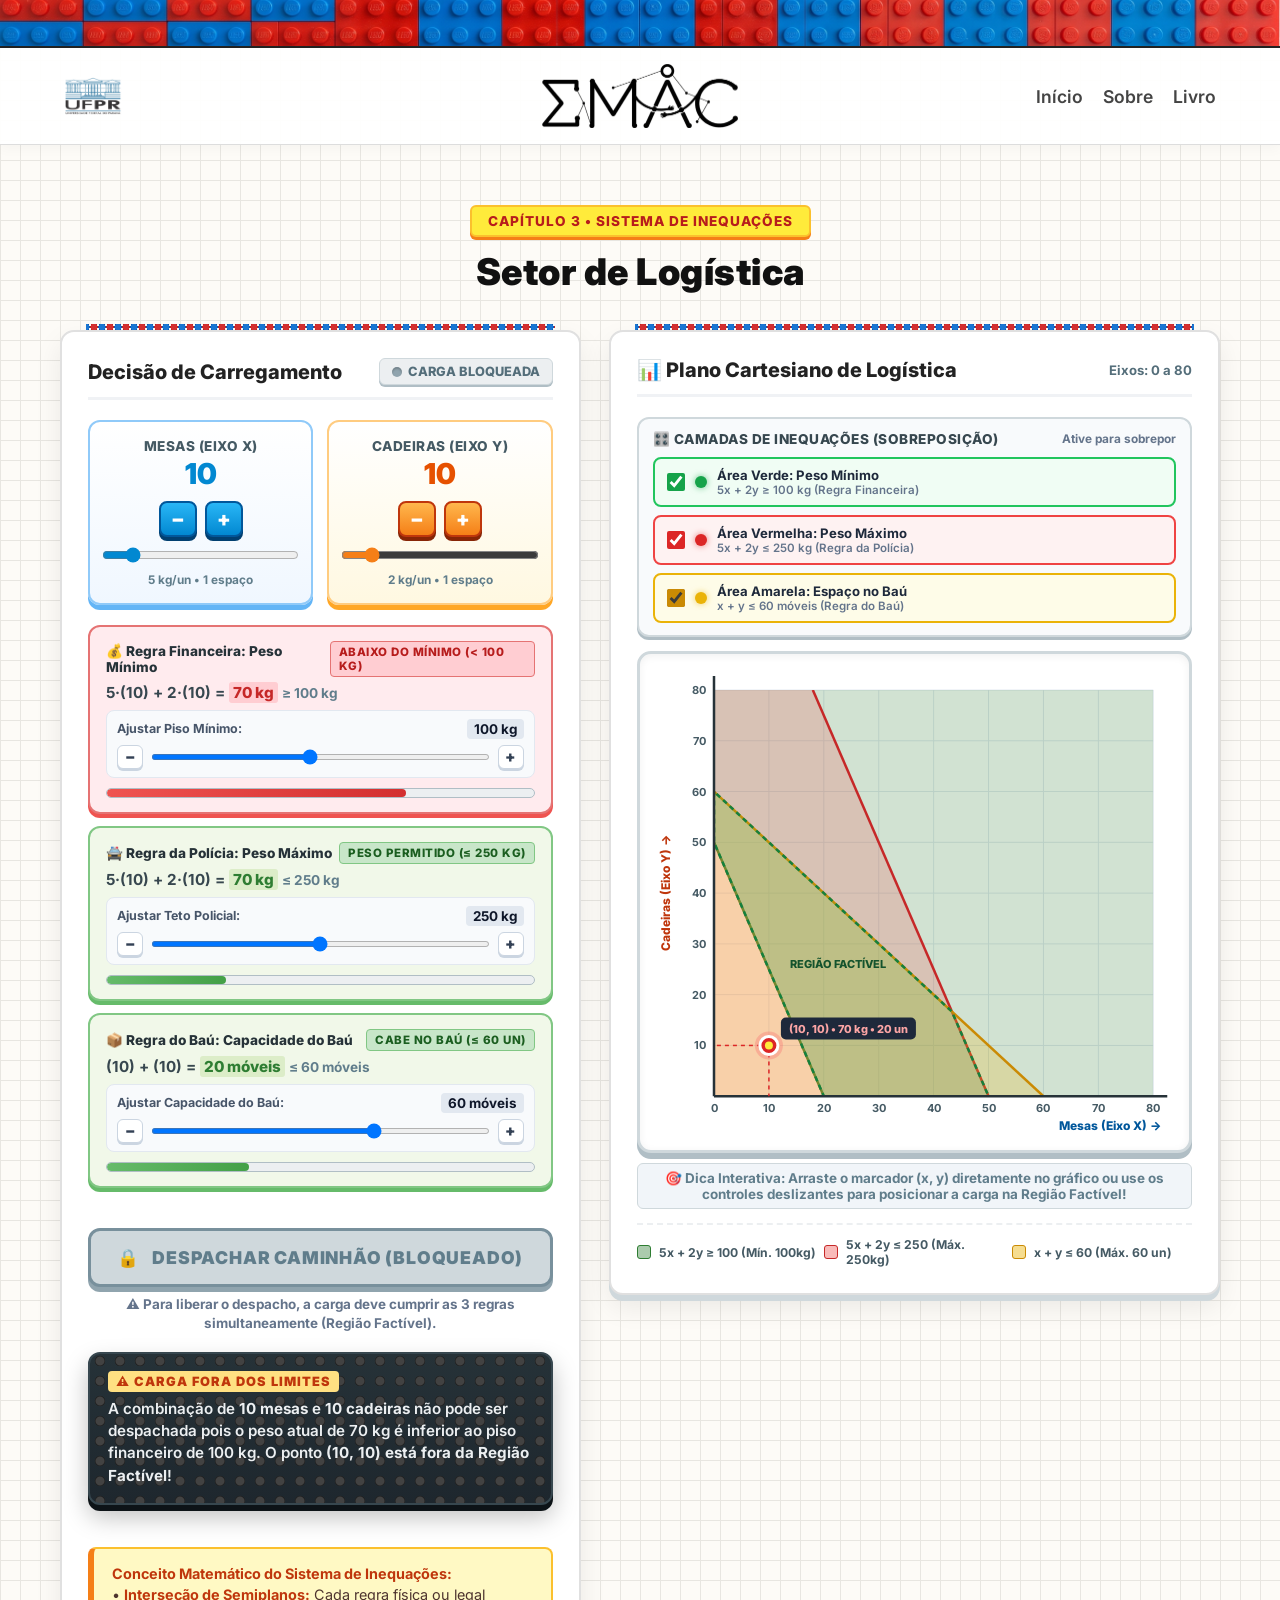
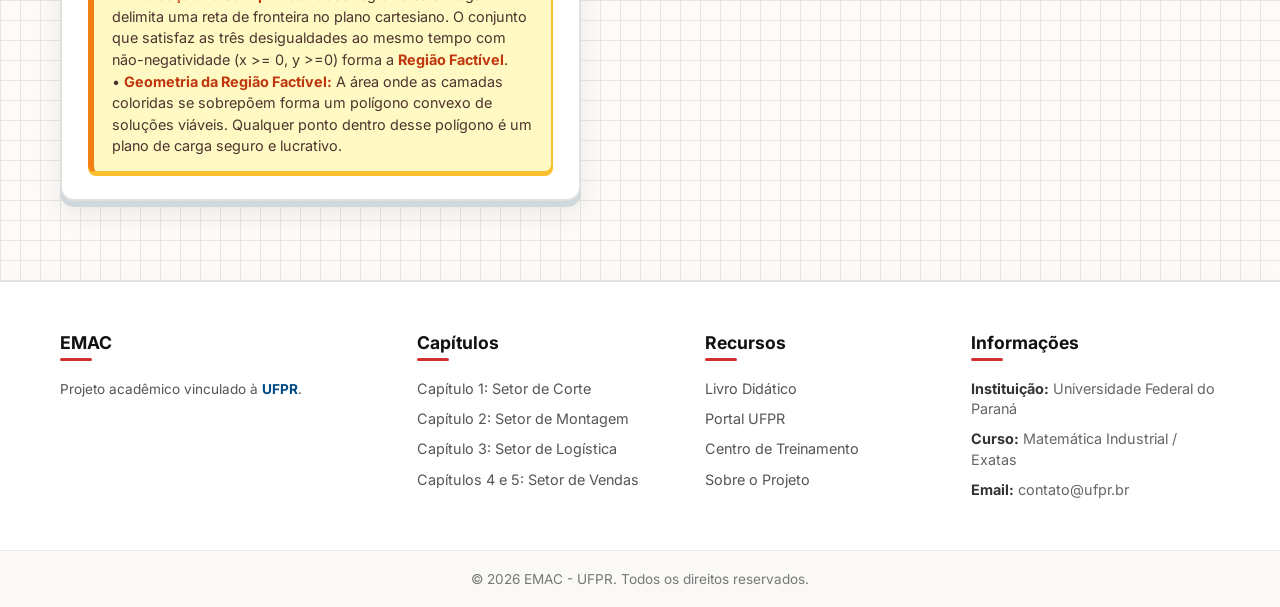
<file: setordelogistica.html>
<!DOCTYPE html>
<html lang="pt-BR">
<head>
    <meta charset="UTF-8">
    <meta name="viewport" content="width=device-width, initial-scale=1.0">
    <title>Setor de Logística - EMAC</title>
    <link rel="icon" type="image/png" href="./imgs/favicon.png">
    <link rel="shortcut icon" href="./favicon.ico">
    <!-- Importando a fonte Inter do Google Fonts -->
    <link href="https://fonts.googleapis.com/css2?family=Inter:wght@400;600;700;800&display=swap" rel="stylesheet">
    <link rel="stylesheet" href="style.css">
</head>
<body>

    <!-- Faixa superior de Lego -->
    <div class="lego-topbar"></div>
    
    <!-- Menu Navbar -->
    <header class="navbar">
        <div class="nav-left">
            <a href="https://www.ufpr.br" target="_blank" rel="noopener noreferrer" class="logo-ufpr-link" title="UFPR - Universidade Federal do Paraná">
                <img src="./imgs/logo-ufpr.jpg" alt="Logo UFPR" class="logo-ufpr" onerror="this.style.display='none'; this.nextElementSibling.style.display='inline-flex';">
                <div class="logo-ufpr-placeholder" style="display: none;">
                    <span>UFPR</span>
                </div>
            </a>
        </div>
        <div class="nav-center">
            <a href="index.html" class="logo-emac-link" title="EMAC - Início">
                <img src="./imgs/logo-emac.png" alt="EMAC - Escola de Matemática Aplicada e Computacional da UFPR" class="logo-emac">
            </a>
        </div>
        <div class="nav-right">
            <a href="index.html">Início</a>
            <a href="sobre.html">Sobre</a>
            <a href="EMAC-LIVRO.pdf" target="_blank" rel="noopener noreferrer">Livro</a>
        </div>
    </header>

    <!-- Container Principal do Setor de Logística -->
    <main class="container">
        
        <!-- Cabeçalho do Setor -->
        <header class="sector-header">
            <span class="sector-badge">Capítulo 3 • Sistema de Inequações</span>
            <h1>Setor de Logística</h1>
        </header>

        <!-- Grid Principal em 2 Colunas: Painel de Decisão + Plano Cartesiano Interativo -->
        <div class="logistica-grid">
            
            <!-- COLUNA 1: Painel de Decisão Industrial -->
            <section class="panel-card interactive-panel">
                <div class="panel-header">
                    <h2>Decisão de Carregamento</h2>
                    <div id="logisticsStatusPill" class="status-pill">
                        <span class="status-dot"></span>
                        <span id="logisticsStatusText">CARGA BLOQUEADA</span>
                    </div>
                </div>

                <!-- Controles dos Móveis (Mesas x e Cadeiras y) -->
                <div class="furniture-controls">
                    <!-- Card Mesas (x) -->
                    <div class="furniture-card mesas">
                        <div class="furniture-title">Mesas (Eixo X)</div>
                        <div id="valMesasLog" class="furniture-value-badge">10</div>
                        <div class="furniture-stepper">
                            <button type="button" class="btn-stepper mesas-btn" id="btnMesasDecLog" title="Diminuir Mesas">−</button>
                            <button type="button" class="btn-stepper mesas-btn" id="btnMesasIncLog" title="Aumentar Mesas">+</button>
                        </div>
                        <input type="range" id="sliderMesasLog" class="furniture-slider" min="0" max="80" value="10" step="1">
                        <div style="font-size: 0.74rem; color: #607d8b; font-weight: 700; margin-top: 6px;">5 kg/un • 1 espaço</div>
                    </div>

                    <!-- Card Cadeiras (y) -->
                    <div class="furniture-card cadeiras">
                        <div class="furniture-title">Cadeiras (Eixo Y)</div>
                        <div id="valCadeirasLog" class="furniture-value-badge">10</div>
                        <div class="furniture-stepper">
                            <button type="button" class="btn-stepper cadeiras-btn" id="btnCadeirasDecLog" title="Diminuir Cadeiras">−</button>
                            <button type="button" class="btn-stepper cadeiras-btn" id="btnCadeirasIncLog" title="Aumentar Cadeiras">+</button>
                        </div>
                        <input type="range" id="sliderCadeirasLog" class="furniture-slider" min="0" max="80" value="10" step="1">
                        <div style="font-size: 0.74rem; color: #607d8b; font-weight: 700; margin-top: 6px;">2 kg/un • 1 espaço</div>
                    </div>
                </div>

                <!-- Painel de Restrições Logísticas (3 Inequações Simultâneas) -->
                <div class="constraints-stack">
                    
                    <!-- 1. Regra Financeira: Peso Mínimo (5x + 2y >= Lmin) -->
                    <div id="cardMinWeight" class="constraint-card card-min-weight fail">
                        <div class="constraint-header">
                            <div class="constraint-title">
                                <span>💰 Regra Financeira: Peso Mínimo</span>
                            </div>
                            <span id="badgeMinWeight" class="constraint-status-badge fail">Abaixo do Mínimo</span>
                        </div>
                        <div class="constraint-formula">
                            <span>5·(<span id="calcMinWeightX">10</span>) + 2·(<span id="calcMinWeightY">10</span>) = </span>
                            <span id="calcMinWeightTotal" class="calc-highlight">70 kg</span>
                            <span style="color: #607d8b; font-size: 0.85rem;"> ≥ <span id="lblMinWeightTarget">100</span> kg</span>
                        </div>
                        <!-- Controlador Interativo do Limite Mínimo -->
                        <div class="constraint-limit-control">
                            <div class="limit-control-label">
                                <span>Ajustar Piso Mínimo:</span>
                                <strong id="valMinWeightLimit">100 kg</strong>
                            </div>
                            <div class="limit-slider-row">
                                <button type="button" class="btn-limit-step" id="btnMinWeightDec" title="Diminuir Piso">−</button>
                                <input type="range" id="sliderMinWeightLimit" class="limit-slider" min="30" max="180" step="5" value="100">
                                <button type="button" class="btn-limit-step" id="btnMinWeightInc" title="Aumentar Piso">+</button>
                            </div>
                        </div>
                        <div class="constraint-meter">
                            <div id="meterMinWeight" class="constraint-meter-fill" style="width: 70%;"></div>
                        </div>
                    </div>

                    <!-- 2. Regra da Polícia: Peso Máximo (5x + 2y <= Lmax) -->
                    <div id="cardMaxWeight" class="constraint-card card-max-weight pass">
                        <div class="constraint-header">
                            <div class="constraint-title">
                                <span>🚔 Regra da Polícia: Peso Máximo</span>
                            </div>
                            <span id="badgeMaxWeight" class="constraint-status-badge pass">Peso Permitido</span>
                        </div>
                        <div class="constraint-formula">
                            <span>5·(<span id="calcMaxWeightX">10</span>) + 2·(<span id="calcMaxWeightY">10</span>) = </span>
                            <span id="calcMaxWeightTotal" class="calc-highlight">70 kg</span>
                            <span style="color: #607d8b; font-size: 0.85rem;"> ≤ <span id="lblMaxWeightTarget">250</span> kg</span>
                        </div>
                        <!-- Controlador Interativo do Limite Máximo -->
                        <div class="constraint-limit-control">
                            <div class="limit-control-label">
                                <span>Ajustar Teto Policial:</span>
                                <strong id="valMaxWeightLimit">250 kg</strong>
                            </div>
                            <div class="limit-slider-row">
                                <button type="button" class="btn-limit-step" id="btnMaxWeightDec" title="Diminuir Teto">−</button>
                                <input type="range" id="sliderMaxWeightLimit" class="limit-slider" min="120" max="380" step="10" value="250">
                                <button type="button" class="btn-limit-step" id="btnMaxWeightInc" title="Aumentar Teto">+</button>
                            </div>
                        </div>
                        <div class="constraint-meter">
                            <div id="meterMaxWeight" class="constraint-meter-fill" style="width: 28%;"></div>
                        </div>
                    </div>

                    <!-- 3. Regra do Baú: Capacidade do Baú (x + y <= Cbau) -->
                    <div id="cardMaxSpace" class="constraint-card card-max-space pass">
                        <div class="constraint-header">
                            <div class="constraint-title">
                                <span>📦 Regra do Baú: Capacidade do Baú</span>
                            </div>
                            <span id="badgeMaxSpace" class="constraint-status-badge pass">Cabe no Baú</span>
                        </div>
                        <div class="constraint-formula">
                            <span>(<span id="calcSpaceX">10</span>) + (<span id="calcSpaceY">10</span>) = </span>
                            <span id="calcSpaceTotal" class="calc-highlight">20 móveis</span>
                            <span style="color: #607d8b; font-size: 0.85rem;"> ≤ <span id="lblMaxSpaceTarget">60</span> móveis</span>
                        </div>
                        <!-- Controlador Interativo da Capacidade do Baú -->
                        <div class="constraint-limit-control">
                            <div class="limit-control-label">
                                <span>Ajustar Capacidade do Baú:</span>
                                <strong id="valMaxSpaceLimit">60 móveis</strong>
                            </div>
                            <div class="limit-slider-row">
                                <button type="button" class="btn-limit-step" id="btnMaxSpaceDec" title="Diminuir Capacidade">−</button>
                                <input type="range" id="sliderMaxSpaceLimit" class="limit-slider" min="20" max="80" step="5" value="60">
                                <button type="button" class="btn-limit-step" id="btnMaxSpaceInc" title="Aumentar Capacidade">+</button>
                            </div>
                        </div>
                        <div class="constraint-meter">
                            <div id="meterMaxSpace" class="constraint-meter-fill" style="width: 33.3%;"></div>
                        </div>
                    </div>

                </div>

                <!-- Botão de Ação: Despachar Caminhão -->
                <div class="dispatch-action-container">
                    <button id="btnDespachar" class="btn-despachar-caminhao" type="button" disabled>
                        <span id="btnDespacharIcon">🔒</span>
                        <span id="btnDespacharText">Despachar Caminhão</span>
                    </button>
                    <div id="dispatchStatusNote" class="dispatch-status-note">
                        ⚠️ Para liberar o despacho, a carga deve cumprir as 3 regras simultaneamente (Região Factível).
                    </div>
                </div>

                <!-- Banner Dinâmico de Feedback e Região Factível -->
                <div id="feedbackBannerLog" class="decision-feedback-banner">
                    <div id="feedbackBadgeLog" class="feedback-badge">⚠️ CARGA NÃO FACTÍVEL</div>
                    <div id="feedbackTextLog" class="feedback-text">
                        Ajuste a quantidade de mesas e cadeiras para atingir o peso mínimo, sem ultrapassar os limites de peso e espaço do baú.
                    </div>
                </div>

                <!-- Caixa Didática Teórica -->
                <div class="didactic-box">
                    <p><strong>Conceito Matemático do Sistema de Inequações:</strong></p>
                    <p id="didacticLogLine1">• <strong>Interseção de Semiplanos:</strong> Cada regra física ou legal delimita uma reta de fronteira no plano cartesiano. O conjunto que satisfaz as três desigualdades ao mesmo tempo com não-negatividade (x >= 0, y >=0) forma a <strong>Região Factível</strong>.</p>
                    <p>• <strong>Geometria da Região Factível:</strong> A área onde as camadas coloridas se sobrepõem forma um polígono convexo de soluções viáveis. Qualquer ponto dentro desse polígono é um plano de carga seguro e lucrativo.</p>
                </div>
            </section>

            <!-- COLUNA 2: Plano Cartesiano Interativo (0 a 80) e Toggles de Camadas -->
            <section class="panel-card cartesian-panel">
                <div class="panel-header">
                    <h2>📊 Plano Cartesiano de Logística</h2>
                    <span style="font-size: 0.82rem; color: #546e7a; font-weight: 700;">Eixos: 0 a 80</span>
                </div>

                <!-- Interruptores / Toggles de Camadas Translúcidas -->
                <div class="layer-toggles-wrapper">
                    <div class="layer-toggles-header">
                        <h3>🎛️ Camadas de Inequações (Sobreposição)</h3>
                        <span style="font-size: 0.74rem; color: #64748b; font-weight: 700;">Ative para sobrepor</span>
                    </div>
                    <div class="layer-toggles-grid">
                        <!-- Camada 1: Verde (Peso Mínimo >= Lmin) -->
                        <label class="layer-toggle-item layer-green active" id="labelToggleMinWeight">
                            <input type="checkbox" id="toggleMinWeight" class="layer-checkbox" checked>
                            <span class="layer-badge-dot green"></span>
                            <div class="layer-label-text">
                                <span>Área Verde: Peso Mínimo</span>
                                <span class="layer-formula-tag" id="tagMinWeightFormula">5x + 2y ≥ 100 kg (Regra Financeira)</span>
                            </div>
                        </label>

                        <!-- Camada 2: Vermelha (Peso Máximo <= Lmax) -->
                        <label class="layer-toggle-item layer-red active" id="labelToggleMaxWeight">
                            <input type="checkbox" id="toggleMaxWeight" class="layer-checkbox" checked>
                            <span class="layer-badge-dot red"></span>
                            <div class="layer-label-text">
                                <span>Área Vermelha: Peso Máximo</span>
                                <span class="layer-formula-tag" id="tagMaxWeightFormula">5x + 2y ≤ 250 kg (Regra da Polícia)</span>
                            </div>
                        </label>

                        <!-- Camada 3: Amarela (Capacidade <= Cbau) -->
                        <label class="layer-toggle-item layer-yellow active" id="labelToggleSpace">
                            <input type="checkbox" id="toggleSpace" class="layer-checkbox" checked>
                            <span class="layer-badge-dot yellow"></span>
                            <div class="layer-label-text">
                                <span>Área Amarela: Espaço no Baú</span>
                                <span class="layer-formula-tag" id="tagSpaceFormula">x + y ≤ 60 móveis (Regra do Baú)</span>
                            </div>
                        </label>
                    </div>
                </div>

                <!-- Wrapper do Canvas Interativo -->
                <div id="cartesianWrapperLog" class="cartesian-canvas-wrapper">
                    <canvas id="logisticaCanvas" width="600" height="520"></canvas>
                </div>

                <!-- Dica Rápida de Interação -->
                <div class="graph-help-tip">
                    🎯 <strong>Dica Interativa:</strong> Arraste o marcador <strong>(x, y)</strong> diretamente no gráfico ou use os controles deslizantes para posicionar a carga na <strong>Região Factível</strong>!
                </div>

                <!-- Legenda do Gráfico -->
                <div class="cartesian-legend">
                    <div class="legend-item">
                        <span class="legend-color-box" style="background: rgba(46, 125, 50, 0.4); border: 1.5px solid #2e7d32;"></span>
                        <span id="legendMinWeightText">5x + 2y ≥ 100 (Mín. 100kg)</span>
                    </div>
                    <div class="legend-item">
                        <span class="legend-color-box" style="background: rgba(239, 83, 80, 0.4); border: 1.5px solid #c62828;"></span>
                        <span id="legendMaxWeightText">5x + 2y ≤ 250 (Máx. 250kg)</span>
                    </div>
                    <div class="legend-item">
                        <span class="legend-color-box" style="background: rgba(234, 179, 8, 0.45); border: 1.5px solid #ca8a04;"></span>
                        <span id="legendSpaceText">x + y ≤ 60 (Máx. 60 un)</span>
                    </div>
                </div>
            </section>

        </div>
    </main>

    <!-- Modal de Sucesso ao Despachar Caminhão -->
    <div id="dispatchModal" class="dispatch-modal-backdrop">
        <div class="dispatch-modal">
            <div class="modal-truck-icon">🚚📦</div>
            <h3 class="modal-title">Caminhão Despachado com Sucesso!</h3>
            <p style="color: #475569; font-weight: 600; font-size: 0.95rem; line-height: 1.4;">
                Carga despachada com sucesso! As restrições e o caminhão foram reiniciados para o padrão original para a próxima entrega.
            </p>

            <div class="modal-manifest">
                <h4>Manifesto de Carga Aprovado</h4>
                <div class="manifest-item">
                    <span>Mesas (x):</span>
                    <strong id="modalMesas">0 un (0 kg)</strong>
                </div>
                <div class="manifest-item">
                    <span>Cadeiras (y):</span>
                    <strong id="modalCadeiras">0 un (0 kg)</strong>
                </div>
                <div class="manifest-item">
                    <span>Peso Total da Carga:</span>
                    <strong id="modalPeso">0 kg</strong>
                </div>
                <div class="manifest-item">
                    <span>Ocupação do Baú:</span>
                    <strong id="modalEspaco">0 / 60 móveis</strong>
                </div>
                <div class="manifest-item">
                    <span>Status da Operação:</span>
                    <span>✅ 100% REGULAR E FACTÍVEL</span>
                </div>
            </div>

            <button type="button" class="btn-modal-close" id="btnModalClose">🚚 Carregar Novo Caminhão</button>
        </div>
    </div>

    <!-- Rodapé (Footer) -->
    <footer class="footer">
        <div class="footer-container">
            <!-- Coluna 1: Sobre / EMAC -->
            <div class="footer-col">
                <h3 class="footer-title">EMAC</h3>
                <p class="footer-institution">
                    Projeto acadêmico vinculado à <strong>UFPR</strong>.
                </p>
            </div>

            <!-- Coluna 2: Navegação / Capítulos -->
            <div class="footer-col">
                <h3 class="footer-title">Capítulos</h3>
                <ul class="footer-links">
                    <li><a href="setordecorte.html">Capítulo 1: Setor de Corte</a></li>
                    <li><a href="setordemontagem.html">Capítulo 2: Setor de Montagem</a></li>
                    <li><a href="setordelogistica.html">Capítulo 3: Setor de Logística</a></li>
                    <li><a href="setordevendas.html">Capítulos 4 e 5: Setor de Vendas</a></li>
                </ul>
            </div>

            <!-- Coluna 3: Links Úteis / Recursos -->
            <div class="footer-col">
                <h3 class="footer-title">Recursos</h3>
                <ul class="footer-links">
                    <li><a href="EMAC-LIVRO.pdf" target="_blank" rel="noopener noreferrer">Livro Didático</a></li>
                    <li><a href="https://www.ufpr.br" target="_blank" rel="noopener noreferrer">Portal UFPR</a></li>
                    <li><a href="centrodetreinamento.html">Centro de Treinamento</a></li>
                    <li><a href="sobre.html">Sobre o Projeto</a></li>
                </ul>
            </div>

            <!-- Coluna 4: Contato e Informações -->
            <div class="footer-col">
                <h3 class="footer-title">Informações</h3>
                <ul class="footer-info">
                    <li><strong>Instituição:</strong> Universidade Federal do Paraná</li>
                    <li><strong>Curso:</strong> Matemática Industrial / Exatas</li>
                    <li><strong>Email:</strong> contato@ufpr.br</li>
                </ul>
            </div>
        </div>

        <div class="footer-bottom">
            <p>&copy; 2026 EMAC - UFPR. Todos os direitos reservados.</p>
        </div>
    </footer>

    <!-- Script Principal Unificado -->
    <script src="main.js"></script>

</body>
</html>
</file>
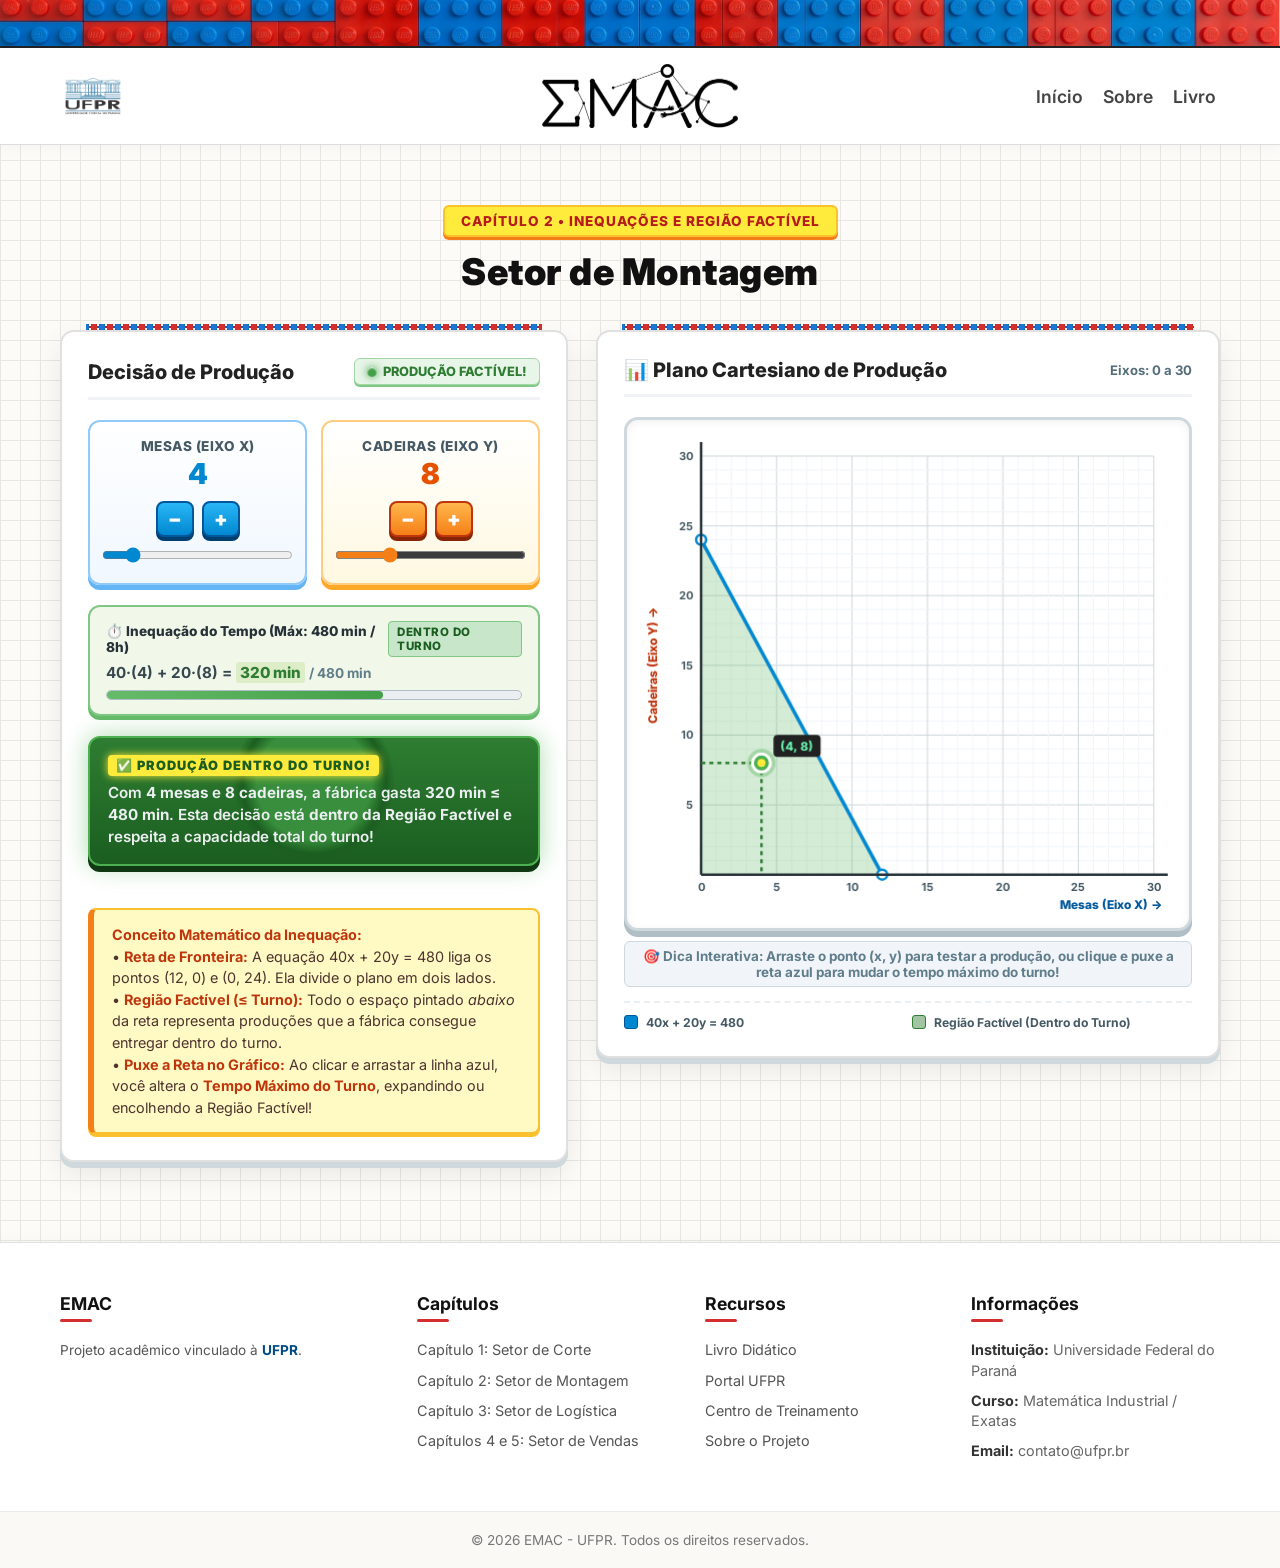
<file: setordemontagem.html>
<!DOCTYPE html>
<html lang="pt-BR">
<head>
    <meta charset="UTF-8">
    <meta name="viewport" content="width=device-width, initial-scale=1.0">
    <title>Setor de Montagem - EMAC</title>
    <link rel="icon" type="image/png" href="./imgs/favicon.png">
    <link rel="shortcut icon" href="./favicon.ico">
    <!-- Importando a fonte Inter do Google Fonts -->
    <link href="https://fonts.googleapis.com/css2?family=Inter:wght@400;600;700;800&display=swap" rel="stylesheet">
    <link rel="stylesheet" href="style.css">
</head>
<body>

    <!-- Faixa superior de Lego -->
    <div class="lego-topbar"></div>
    
    <!-- Menu Navbar -->
    <header class="navbar">
        <div class="nav-left">
            <a href="https://www.ufpr.br" target="_blank" rel="noopener noreferrer" class="logo-ufpr-link" title="UFPR - Universidade Federal do Paraná">
                <img src="./imgs/logo-ufpr.jpg" alt="Logo UFPR" class="logo-ufpr" onerror="this.style.display='none'; this.nextElementSibling.style.display='inline-flex';">
                <div class="logo-ufpr-placeholder" style="display: none;">
                    <span>UFPR</span>
                </div>
            </a>
        </div>
        <div class="nav-center">
            <a href="index.html" class="logo-emac-link" title="EMAC - Início">
                <img src="./imgs/logo-emac.png" alt="EMAC - Escola de Matemática Aplicada e Computacional da UFPR" class="logo-emac">
            </a>
        </div>
        <div class="nav-right">
            <a href="index.html">Início</a>
            <a href="sobre.html">Sobre</a>
            <a href="EMAC-LIVRO.pdf" target="_blank" rel="noopener noreferrer">Livro</a>
        </div>
    </header>

    <!-- Container Principal do Setor de Montagem -->
    <main class="container">
        
        <!-- Cabeçalho do Setor -->
        <header class="sector-header">
            <span class="sector-badge">Capítulo 2 • Inequações e Região Factível</span>
            <h1>Setor de Montagem</h1>
        </header>

        <!-- Grid Principal em 2 Colunas: Painel de Decisão + Plano Cartesiano Interativo -->
        <div class="montagem-grid">
            
            <!-- COLUNA 1: Painel de Decisão Industrial -->
            <section class="panel-card interactive-panel">
                <div class="panel-header">
                    <h2>Decisão de Produção</h2>
                    <div id="assemblyStatusPill" class="status-pill active">
                        <span class="status-dot"></span>
                        <span id="assemblyStatusText">PRODUÇÃO FACTÍVEL!</span>
                    </div>
                </div>

                <!-- Controles dos Móveis (Mesas x e Cadeiras y) -->
                <div class="furniture-controls">
                    <!-- Card Mesas (x) -->
                    <div class="furniture-card mesas">
                        <div class="furniture-title">Mesas (Eixo X)</div>
                        <div id="valMesas" class="furniture-value-badge">4</div>
                        <div class="furniture-stepper">
                            <button type="button" class="btn-stepper mesas-btn" id="btnMesasDec" title="Diminuir Mesas">−</button>
                            <button type="button" class="btn-stepper mesas-btn" id="btnMesasInc" title="Aumentar Mesas">+</button>
                        </div>
                        <input type="range" id="sliderMesas" class="furniture-slider" min="0" max="30" value="4" step="1">
                    </div>

                    <!-- Card Cadeiras (y) -->
                    <div class="furniture-card cadeiras">
                        <div class="furniture-title">Cadeiras (Eixo Y)</div>
                        <div id="valCadeiras" class="furniture-value-badge">8</div>
                        <div class="furniture-stepper">
                            <button type="button" class="btn-stepper cadeiras-btn" id="btnCadeirasDec" title="Diminuir Cadeiras">−</button>
                            <button type="button" class="btn-stepper cadeiras-btn" id="btnCadeirasInc" title="Aumentar Cadeiras">+</button>
                        </div>
                        <input type="range" id="sliderCadeiras" class="furniture-slider" min="0" max="30" value="8" step="1">
                    </div>
                </div>

                <!-- Painel de Restrição Industrial (Inequação Dinâmica de Tempo) -->
                <div class="constraints-stack">
                    
                    <!-- Restrição: Tempo do Turno -->
                    <div id="cardRestricaoTempo" class="constraint-card pass">
                        <div class="constraint-header">
                            <div class="constraint-title">
                                <span>⏱️ Inequação do Tempo (<span id="lblTempoMax">Máx: 480 min / 8.0h</span>)</span>
                            </div>
                            <span id="badgeTempo" class="constraint-status-badge pass">Dentro do Turno</span>
                        </div>
                        <div class="constraint-formula">
                            <span>40·(<span id="calcTempoX">4</span>) + 20·(<span id="calcTempoY">8</span>) = </span>
                            <span id="calcTempoTotal" class="calc-highlight">320 min</span>
                            <span id="lblTempoMaxDenom" style="color: #607d8b; font-size: 0.85rem;"> / 480 min</span>
                        </div>
                        <div class="constraint-meter">
                            <div id="meterTempo" class="constraint-meter-fill" style="width: 66.6%;"></div>
                        </div>
                    </div>

                </div>

                <!-- Banner Dinâmico de Feedback e Região Factível -->
                <div id="feedbackBanner" class="decision-feedback-banner feasible">
                    <div id="feedbackBadge" class="feedback-badge">✅ PRODUÇÃO DENTRO DO TURNO!</div>
                    <div id="feedbackText" class="feedback-text">
                        Com <strong>4 mesas</strong> e <strong>8 cadeiras</strong>, a fábrica gasta <strong>320 min ≤ 480 min</strong>. 
                        Esta decisão está <strong>dentro da Região Factível</strong> e respeita a capacidade total do turno!
                    </div>
                </div>

                <!-- Caixa Didática Teórica -->
                <div class="didactic-box">
                    <p><strong>Conceito Matemático da Inequação:</strong></p>
                    <p id="didacticLine1">• <strong>Reta de Fronteira:</strong> A equação <code>40x + 20y = 480</code> liga os pontos (12, 0) e (0, 24). Ela divide o plano em dois lados.</p>
                    <p>• <strong>Região Factível (≤ Turno):</strong> Todo o espaço pintado <em>abaixo</em> da reta representa produções que a fábrica consegue entregar dentro do turno.</p>
                    <p>• <strong>Puxe a Reta no Gráfico:</strong> Ao clicar e arrastar a linha azul, você altera o <strong>Tempo Máximo do Turno</strong>, expandindo ou encolhendo a Região Factível!</p>
                </div>
            </section>

            <!-- COLUNA 2: Plano Cartesiano Interativo (0 a 30) -->
            <section class="panel-card cartesian-panel">
                <div class="panel-header">
                    <h2>📊 Plano Cartesiano de Produção</h2>
                    <span style="font-size: 0.82rem; color: #546e7a; font-weight: 700;">Eixos: 0 a 30</span>
                </div>

                <!-- Wrapper do Canvas Interativo -->
                <div id="cartesianWrapper" class="cartesian-canvas-wrapper">
                    <canvas id="cartesianCanvas" width="600" height="520"></canvas>
                </div>

                <!-- Dica Rápida de Interação -->
                <div class="graph-help-tip">
                    🎯 <strong>Dica Interativa:</strong> Arraste o ponto <strong>(x, y)</strong> para testar a produção, ou <strong>clique e puxe a reta azul</strong> para mudar o tempo máximo do turno!
                </div>

                <!-- Legenda do Gráfico -->
                <div class="cartesian-legend" style="grid-template-columns: 1fr 1fr;">
                    <div class="legend-item">
                        <span class="legend-color-box time-line"></span>
                        <span id="legendTimeText">40x + 20y = 480</span>
                    </div>
                    <div class="legend-item">
                        <span class="legend-color-box feasible-box"></span>
                        <span>Região Factível (Dentro do Turno)</span>
                    </div>
                </div>
            </section>

        </div>
    </main>

    <!-- Script Principal Unificado -->
    <script src="main.js"></script>

    <!-- Rodapé (Footer) -->
    <footer class="footer">
        <div class="footer-container">
            <!-- Coluna 1: Sobre / EMAC -->
            <div class="footer-col">
                <h3 class="footer-title">EMAC</h3>
                <p class="footer-institution">
                    Projeto acadêmico vinculado à <strong>UFPR</strong>.
                </p>
            </div>

            <!-- Coluna 2: Navegação / Capítulos -->
            <div class="footer-col">
                <h3 class="footer-title">Capítulos</h3>
                <ul class="footer-links">
                    <li><a href="setordecorte.html">Capítulo 1: Setor de Corte</a></li>
                    <li><a href="setordemontagem.html">Capítulo 2: Setor de Montagem</a></li>
                    <li><a href="setordelogistica.html">Capítulo 3: Setor de Logística</a></li>
                    <li><a href="setordevendas.html">Capítulos 4 e 5: Setor de Vendas</a></li>
                </ul>
            </div>

            <!-- Coluna 3: Links Úteis / Recursos -->
            <div class="footer-col">
                <h3 class="footer-title">Recursos</h3>
                <ul class="footer-links">
                    <li><a href="EMAC-LIVRO.pdf" target="_blank" rel="noopener noreferrer">Livro Didático</a></li>
                    <li><a href="https://www.ufpr.br" target="_blank" rel="noopener noreferrer">Portal UFPR</a></li>
                    <li><a href="centrodetreinamento.html">Centro de Treinamento</a></li>
                    <li><a href="sobre.html">Sobre o Projeto</a></li>
                </ul>
            </div>

            <!-- Coluna 4: Contato e Informações -->
            <div class="footer-col">
                <h3 class="footer-title">Informações</h3>
                <ul class="footer-info">
                    <li><strong>Instituição:</strong> Universidade Federal do Paraná</li>
                    <li><strong>Curso:</strong> Matemática Industrial / Exatas</li>
                    <li><strong>Email:</strong> contato@ufpr.br</li>
                </ul>
            </div>
        </div>

        <div class="footer-bottom">
            <p>&copy; 2026 EMAC - UFPR. Todos os direitos reservados.</p>
        </div>
    </footer>

</body>
</html>
</file>
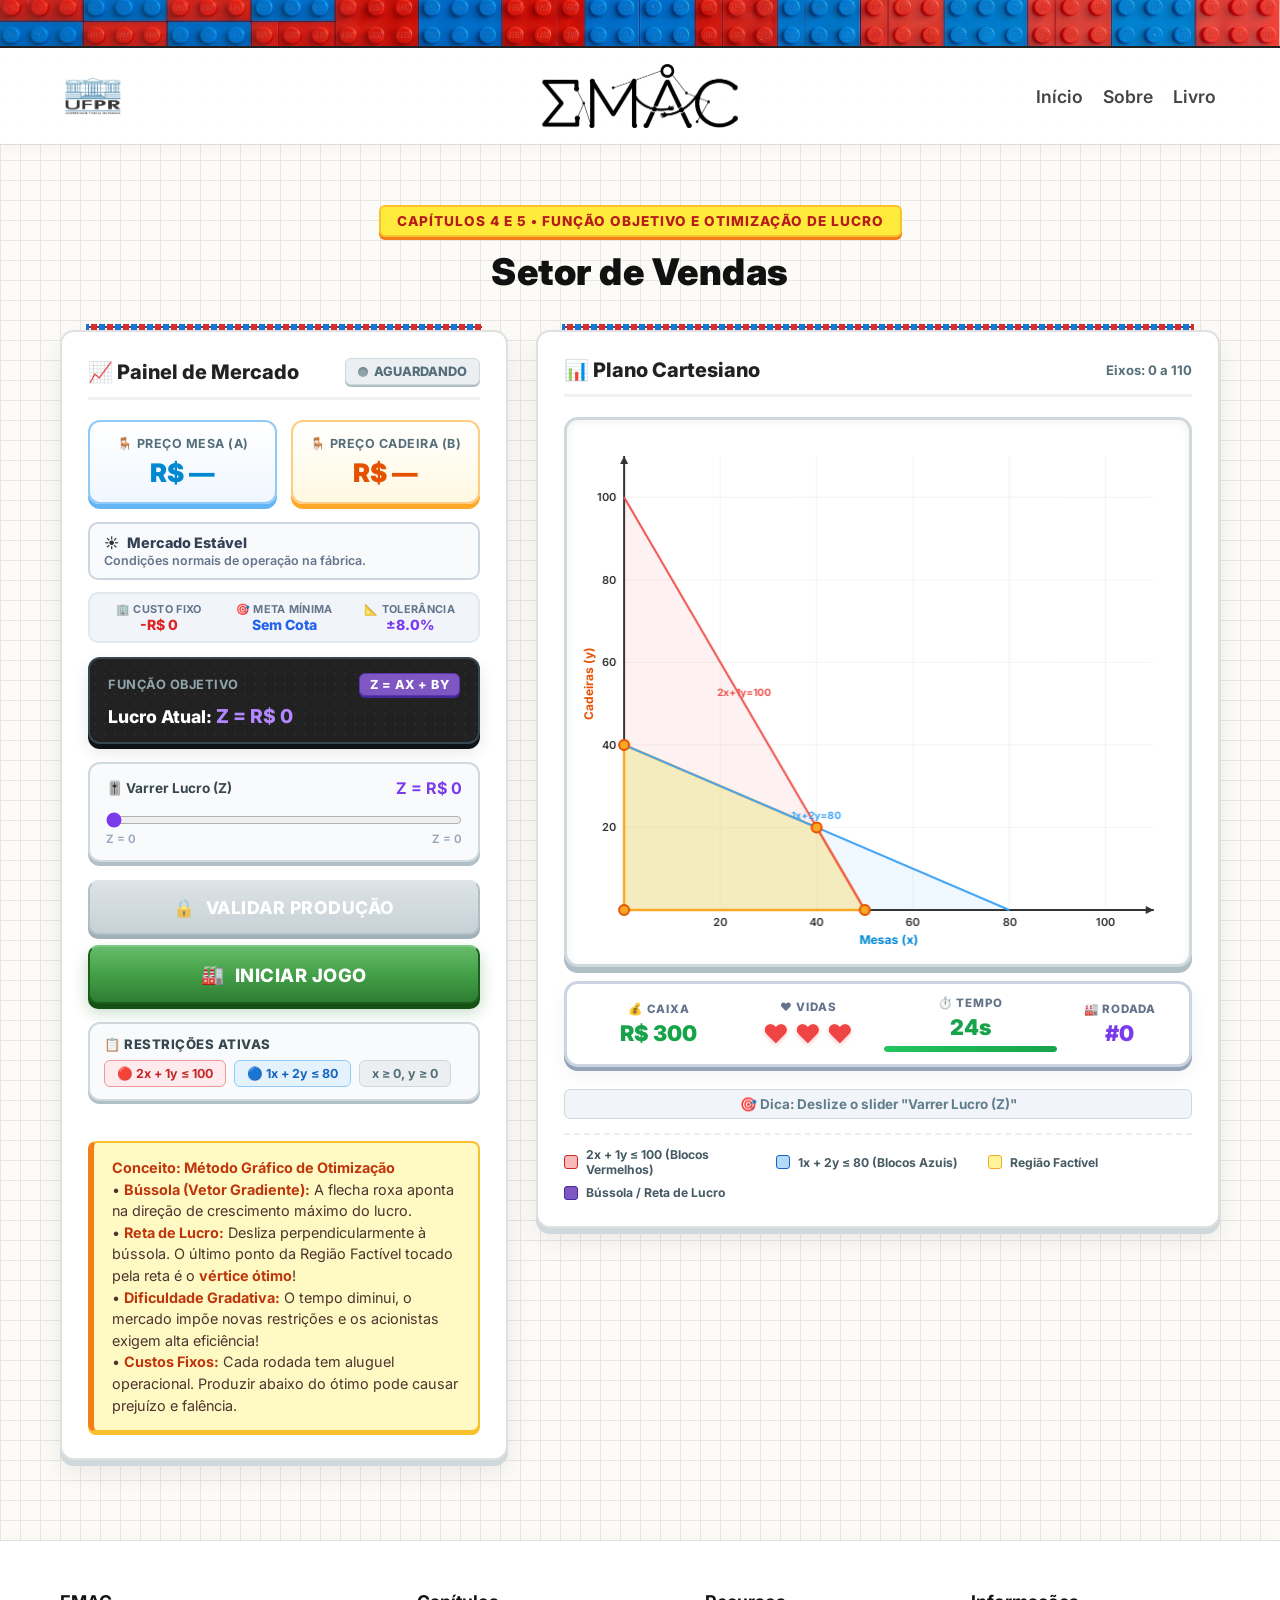
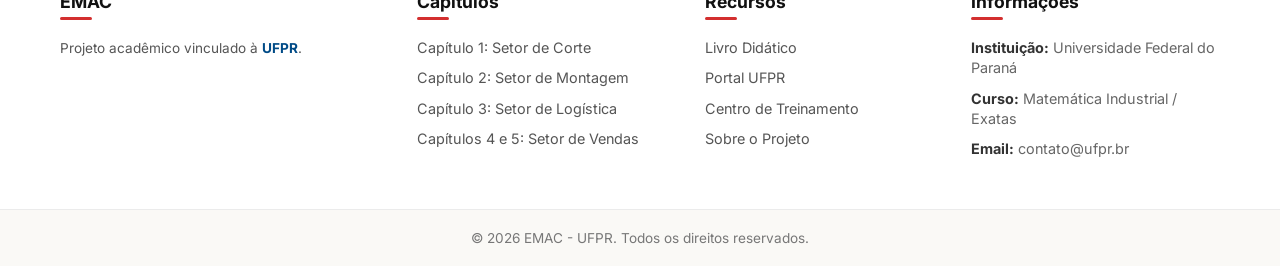
<file: setordevendas.html>
<!DOCTYPE html>
<html lang="pt-BR">
<head>
    <meta charset="UTF-8">
    <meta name="viewport" content="width=device-width, initial-scale=1.0">
    <title>Setor de Vendas - EMAC</title>
    <link rel="icon" type="image/png" href="./imgs/favicon.png">
    <link rel="shortcut icon" href="./favicon.ico">
    <!-- Importando a fonte Inter do Google Fonts -->
    <link href="https://fonts.googleapis.com/css2?family=Inter:wght@400;600;700;800&display=swap" rel="stylesheet">
    <link rel="stylesheet" href="style.css">
</head>
<body>

    <!-- Faixa superior de Lego -->
    <div class="lego-topbar"></div>
    
    <!-- Menu Navbar -->
    <header class="navbar">
        <div class="nav-left">
            <a href="https://www.ufpr.br" target="_blank" rel="noopener noreferrer" class="logo-ufpr-link" title="UFPR - Universidade Federal do Paraná">
                <img src="./imgs/logo-ufpr.jpg" alt="Logo UFPR" class="logo-ufpr" onerror="this.style.display='none'; this.nextElementSibling.style.display='inline-flex';">
                <div class="logo-ufpr-placeholder" style="display: none;">
                    <span>UFPR</span>
                </div>
            </a>
        </div>
        <div class="nav-center">
            <a href="index.html" class="logo-emac-link" title="EMAC - Início">
                <img src="./imgs/logo-emac.png" alt="EMAC - Escola de Matemática Aplicada e Computacional da UFPR" class="logo-emac">
            </a>
        </div>
        <div class="nav-right">
            <a href="index.html">Início</a>
            <a href="sobre.html">Sobre</a>
            <a href="EMAC-LIVRO.pdf" target="_blank" rel="noopener noreferrer">Livro</a>
        </div>
    </header>

    <!-- Container Principal: Setor de Vendas-->
    <main class="container">
        
        <!-- Cabeçalho do Setor -->
        <header class="sector-header">
            <span class="sector-badge">Capítulos 4 e 5 • Função Objetivo e Otimização de Lucro</span>
            <h1>Setor de Vendas</h1>
        </header>

        <!-- Grid Principal em 2 Colunas -->
        <div class="vendas-grid">
            
            <!-- COLUNA 1: Painel de Controle do Jogo -->
            <section class="panel-card interactive-panel">
                <div class="panel-header">
                    <h2>📈 Painel de Mercado</h2>
                    <div id="gameStatusPill" class="status-pill">
                        <span class="status-dot"></span>
                        <span id="gameStatusText">AGUARDANDO</span>
                    </div>
                </div>

                <!-- Card de Preços do Mercado (gerados por rodada) -->
                <div id="tourMarketPrices" class="market-prices-container">
                    <div class="market-price-card market-mesa">
                        <div class="market-price-label">🪑 Preço Mesa (a)</div>
                        <div id="marketPriceA" class="market-price-value">R$ —</div>
                    </div>
                    <div class="market-price-card market-cadeira">
                        <div class="market-price-label">🪑 Preço Cadeira (b)</div>
                        <div id="marketPriceB" class="market-price-value">R$ —</div>
                    </div>
                </div>

                <!-- Evento de Mercado e Condições da Rodada -->
                <div id="marketEventBanner" class="market-event-banner normal-market">
                    <div class="market-event-header">
                        <span id="marketEventIcon" class="market-event-icon">☀️</span>
                        <span id="marketEventTitle" class="market-event-title">Mercado Estável</span>
                    </div>
                    <div id="marketEventDesc" class="market-event-desc">Condições normais de operação na fábrica.</div>
                </div>

                <!-- Indicadores de Custos e Meta de Eficiência -->
                <div id="tourFinanceStrip" class="round-finance-strip">
                    <div class="finance-item" id="tourCostItem">
                        <span class="finance-label">🏢 Custo Fixo</span>
                        <strong id="roundOpCostDisplay" class="finance-value cost-value">-R$ 0</strong>
                    </div>
                    <div class="finance-item" id="tourMinEffItem">
                        <span class="finance-label">🎯 Meta Mínima</span>
                        <strong id="roundMinEffDisplay" class="finance-value eff-value">≥ 0%</strong>
                    </div>
                    <div class="finance-item" id="tourToleranceItem">
                        <span class="finance-label">📐 Tolerância</span>
                        <strong id="roundToleranceDisplay" class="finance-value tol-value">±8%</strong>
                    </div>
                </div>

                <!-- Fórmula da Função Objetivo -->
                <div id="tourFormulaBanner" class="objective-formula-banner">
                    <div class="formula-header">
                        <span>Função Objetivo</span>
                        <span id="formulaZLabel" class="formula-z-badge">Z = ax + by</span>
                    </div>
                    <div class="formula-dynamic">
                        Lucro Atual: <span id="formulaZDisplay" class="formula-z-display">Z = ?</span>
                    </div>
                </div>

                <!-- Aviso de Tolerância Zero / Lucro Perfeito (Rodada 12+) -->
                <div id="zeroToleranceBanner" class="zero-tolerance-banner" style="display: none;">
                    <div class="zt-banner-header">
                        <span class="zt-banner-icon">☠️</span>
                        <strong class="zt-banner-title">AVISO: LUCRO PERFEITO OBRIGATÓRIO!</strong>
                    </div>
                    <div class="zt-banner-desc">
                        A partir desta rodada, tolerância zero ativada: encontre <strong>exatamente o vértice ótimo</strong> (Z*). Você pode arrastar o slider ou <strong>digitar diretamente o valor exato no novo campo de Z abaixo</strong>!
                    </div>
                </div>

                <!-- Banner da Lupa de Precisão (Upgrade Ativo por 1 Rodada) -->
                <div id="magnifierBanner" class="magnifier-banner" style="display: none;">
                    <div class="magnifier-header">
                        <span class="magnifier-title">
                            <span>🔍</span>
                            <span>Lupa de Precisão Ativa</span>
                        </span>
                        <span id="magnifierPercentage" class="magnifier-pct-badge">0.0% do Ótimo</span>
                    </div>
                    <div class="magnifier-bar-container">
                        <div id="magnifierBarFill" class="magnifier-bar-fill" style="width: 0%;"></div>
                    </div>
                </div>

                <!-- Slider Varrer Lucro -->
                <div id="tourSliderWrapper" class="slider-lucro-wrapper">
                    <div class="slider-lucro-header">
                        <span>🎚️ Varrer Lucro (Z)</span>
                        <strong id="sliderZValue" class="slider-z-readout">Z = 0</strong>
                    </div>
                    <input type="range" id="sliderVarrerLucro" class="slider-lucro" min="0" max="10000" value="0" step="1">
                    <div class="slider-lucro-hints">
                        <span>Z = 0</span>
                        <span id="sliderMaxLabel">Z = máx</span>
                    </div>

                    <!-- Campo de Digitação Direta de Z (Desbloqueado a partir da Rodada 12) -->
                    <div id="directZInputWrapper" class="direct-z-wrapper" style="display: none;">
                        <label for="inputDirectZ" class="direct-z-label">
                            <span>✍️</span>
                            <span>Digitar Z exato:</span>
                        </label>
                        <div class="direct-z-input-box">
                            <span class="direct-z-currency">R$</span>
                            <input type="number" id="inputDirectZ" class="direct-z-input" min="0" step="1" placeholder="0">
                        </div>
                    </div>
                </div>

                <!-- Botão de Ação Principal -->
                <div id="tourActionBtns" class="validate-action-container">
                    <button id="btnValidarProducao" class="btn-validar-producao" type="button" disabled>
                        <span id="btnValidarIcon">🔒</span>
                        <span id="btnValidarText">Validar Produção</span>
                    </button>
                    <button id="btnIniciarJogo" class="btn-iniciar-jogo" type="button">
                        <span>🏭</span>
                        <span>Iniciar Jogo</span>
                    </button>
                </div>

                <!-- Restrições Ativas -->
                <div id="constraintsDisplay" class="constraints-display">
                    <div class="constraints-display-header">
                        <h3>📋 Restrições Ativas</h3>
                    </div>
                    <div id="constraintsList" class="constraints-list">
                        <div class="constraint-chip red-chip">🔴 2x + y ≤ 100</div>
                        <div class="constraint-chip blue-chip">🔵 x + 2y ≤ 80</div>
                        <div class="constraint-chip gray-chip">x ≥ 0, y ≥ 0</div>
                    </div>
                </div>

                <!-- Caixa Didática -->
                <div class="didactic-box">
                    <p><strong>Conceito: Método Gráfico de Otimização</strong></p>
                    <p>• <strong>Bússola (Vetor Gradiente):</strong> A flecha roxa aponta na direção de crescimento máximo do lucro.</p>
                    <p>• <strong>Reta de Lucro:</strong> Desliza perpendicularmente à bússola. O último ponto da Região Factível tocado pela reta é o <strong>vértice ótimo</strong>!</p>
                    <p>• <strong>Dificuldade Gradativa:</strong> O tempo diminui, o mercado impõe novas restrições e os acionistas exigem alta eficiência!</p>
                    <p>• <strong>Custos Fixos:</strong> Cada rodada tem aluguel operacional. Produzir abaixo do ótimo pode causar prejuízo e falência.</p>
                </div>
            </section>

            <!-- COLUNA 2: Plano Cartesiano Interativo -->
            <section class="panel-card cartesian-panel">
                <div class="panel-header">
                    <h2>📊 Plano Cartesiano</h2>
                    <div style="display: flex; gap: 8px; align-items: center; flex-wrap: wrap;">
                        <span id="compassStatusBadge" class="compass-status-badge" style="display: none;"></span>
                        <span id="axisRangeLabel" style="font-size: 0.82rem; color: #546e7a; font-weight: 700;">Eixos: auto</span>
                    </div>
                </div>

                <!-- Wrapper do Canvas -->
                <div id="cartesianWrapperVendas" class="cartesian-canvas-wrapper">
                    <canvas id="vendasCanvas" width="600" height="520"></canvas>
                </div>

                <!-- HUD (Status do Jogo: Vidas, Tempo, Rodada, Caixa) -->
                <div id="gameHud" class="game-hud">
                    <!-- Caixa Acumulado -->
                    <div id="tourHudCash" class="hud-stat hud-cash">
                        <div class="hud-stat-label">💰 Caixa</div>
                        <div id="hudCashValue" class="hud-stat-value cash-value">R$ 0</div>
                    </div>
                    <!-- Vidas -->
                    <div id="tourHudLives" class="hud-stat hud-lives">
                        <div class="hud-stat-label">❤️ Vidas</div>
                        <div id="hudHearts" class="hud-hearts">
                            <span class="heart-icon" data-index="0">♥</span>
                            <span class="heart-icon" data-index="1">♥</span>
                            <span class="heart-icon" data-index="2">♥</span>
                        </div>
                    </div>
                    <!-- Timer -->
                    <div id="tourHudTimer" class="hud-stat hud-timer">
                        <div class="hud-stat-label">⏱️ Tempo</div>
                        <div id="hudTimerValue" class="hud-stat-value timer-value">20s</div>
                        <div class="timer-bar-track">
                            <div id="hudTimerBar" class="timer-bar-fill" style="width: 100%;"></div>
                        </div>
                    </div>
                    <!-- Rodada -->
                    <div id="tourHudRound" class="hud-stat hud-round">
                        <div class="hud-stat-label">🏭 Rodada</div>
                        <div id="hudRoundValue" class="hud-stat-value round-value">#0</div>
                    </div>
                </div>

                <!-- Dica Interativa -->
                <div id="graphHelpTip" class="graph-help-tip">
                    🎯 <strong>Dica:</strong> Deslize o slider <strong>"Varrer Lucro (Z)"</strong>
                </div>

                <!-- Legenda Dinâmica -->
                <div id="canvasLegend" class="cartesian-legend">
                    <div class="legend-item">
                        <span class="legend-color-box" style="background: rgba(239, 83, 80, 0.4); border: 1.5px solid #c62828;"></span>
                        <span id="legendRed">2x + y ≤ 100 (Blocos Vermelhos)</span>
                    </div>
                    <div class="legend-item">
                        <span class="legend-color-box" style="background: rgba(66, 165, 245, 0.4); border: 1.5px solid #1565c0;"></span>
                        <span id="legendBlue">x + 2y ≤ 80 (Blocos Azuis)</span>
                    </div>
                    <div class="legend-item">
                        <span class="legend-color-box" style="background: rgba(255, 235, 59, 0.5); border: 1.5px solid #f9a825;"></span>
                        <span>Região Factível</span>
                    </div>
                    <div class="legend-item">
                        <span class="legend-color-box" style="background: #7e57c2; border: 1.5px solid #4527a0;"></span>
                        <span>Bússola / Reta de Lucro</span>
                    </div>
                </div>
            </section>

        </div>
    </main>

    <!-- Modal: Loja da Fábrica (Upgrades Roguelike) -->
    <div id="shopModal" class="shop-modal-backdrop">
        <div class="shop-modal">
            <div class="shop-modal-header">
                <div class="shop-icon">🛒</div>
                <h3 class="shop-title">Loja da Fábrica</h3>
                <p class="shop-subtitle">Escolha 1 upgrade para expandir sua fábrica! Seu caixa: <strong id="shopCashDisplay">R$ 0</strong> <span id="shopInflationBadge" class="shop-inflation-badge"></span></p>
            </div>
            <div id="upgradeCardsGrid" class="upgrade-cards-grid">
                <!-- Cards gerados dinamicamente pelo JS -->
            </div>
            <div class="shop-actions">
                <button id="btnComprarUpgrade" class="btn-comprar-upgrade" type="button" disabled>
                    <span>🛒</span> Comprar Upgrade Selecionado
                </button>
                <button id="btnPularLoja" class="btn-pular-loja" type="button">
                    Pular (Sem Compra) →
                </button>
            </div>
        </div>
    </div>

    <!-- Tour Guiado Interativo: Destaque de Elementos com Caixa Explicativa e Setas -->
    <div id="gameTourOverlay" class="game-tour-overlay" style="display: none;">
        <!-- Máscara de Holofote (recorte SVG ou overlay) -->
        <div id="tourSpotlightBox" class="tour-spotlight-box"></div>

        <!-- Caixa Flutuante de Explicação do Elemento -->
        <div id="tourTooltipCard" class="tour-tooltip-card">
            <button id="btnTourClose" class="tour-close-btn" type="button" title="Pular tour e jogar">&times;</button>
            
            <div class="tour-card-header">
                <span id="tourStepBadge" class="tour-step-badge">Passo 1 de 7</span>
                <span id="tourStepIcon" class="tour-step-icon">🎯</span>
            </div>

            <h3 id="tourStepTitle" class="tour-step-title">Título do Elemento</h3>
            <p id="tourStepDesc" class="tour-step-desc">Explicação didática e detalhada do que este elemento faz e qual o seu objetivo.</p>

            <div class="tour-card-footer">
                <button id="btnTourSkip" class="btn-tour-secondary" type="button">Pular Tour</button>
                <div class="tour-nav-arrows">
                    <button id="btnTourPrev" class="btn-tour-arrow" type="button" title="Elemento anterior" disabled>←</button>
                    <button id="btnTourNext" class="btn-tour-arrow btn-tour-primary" type="button" title="Próximo elemento">→</button>
                </div>
            </div>
        </div>
    </div>

    <!-- Modal: Game Over -->
    <div id="gameOverModal" class="gameover-modal-backdrop">
        <div class="gameover-modal">
            <div class="gameover-icon">💀</div>
            <h3 class="gameover-title">Game Over!</h3>
            <div class="gameover-stats">
                <div class="gameover-stat-item">
                    <span>Rodadas Sobrevividas</span>
                    <strong id="goStatRounds">0</strong>
                </div>
                <div class="gameover-stat-item">
                    <span>Caixa Final</span>
                    <strong id="goStatCash">R$ 0</strong>
                </div>
                <div class="gameover-stat-item">
                    <span>Acertos Críticos</span>
                    <strong id="goStatPerfect">0</strong>
                </div>
                <div class="gameover-stat-item">
                    <span>Melhor Lucro (Rodada)</span>
                    <strong id="goStatBestRound">R$ 0</strong>
                </div>
            </div>
            <button id="btnJogarNovamente" class="btn-jogar-novamente" type="button">
                🏭 Jogar Novamente
            </button>
            <a href="index.html" class="btn-voltar-home">← Voltar ao Início</a>
        </div>
    </div>

    <!-- Modal: Acerto Crítico (Celebração) -->
    <div id="perfectModal" class="perfect-modal-backdrop">
        <div class="perfect-modal">
            <button id="btnClosePerfectModal" class="modal-corner-close" type="button" aria-label="Fechar e continuar">&times;</button>
            <div class="perfect-icon">🏆</div>
            <h3 class="perfect-title">Decisão Perfeita!</h3>
            <p class="perfect-subtitle">Você encontrou o <strong>vértice ótimo</strong> — lucro máximo absoluto!</p>
            <div class="perfect-bonus">
                <span>Bônus de Precisão:</span>
                <strong id="perfectBonusValue">+R$ 0</strong>
            </div>
            <div id="perfectFinanceBreakdown" class="modal-finance-breakdown"></div>
            <div id="coinRain" class="coin-rain-container"></div>
            <button id="btnContinuePerfect" class="btn-modal-action-ok" type="button">Continuar →</button>
        </div>
    </div>

    <!-- Modal: Falha / Advertência de Produção -->
    <div id="rejectModal" class="reject-modal-backdrop">
        <div class="reject-modal">
            <button id="btnCloseRejectModal" class="modal-corner-close" type="button" aria-label="Fechar e continuar">&times;</button>
            <div id="rejectIcon" class="reject-icon">⚠️</div>
            <h3 id="rejectTitle" class="reject-title">Produção Reprovada!</h3>
            <p id="rejectReason" class="reject-subtitle">Sua decisão não atendeu aos critérios dos acionistas.</p>
            <div id="rejectPenalty" class="reject-penalty">-1 Vida ❤️</div>
            <button id="btnContinueReject" class="btn-modal-action-danger" type="button">Continuar →</button>
        </div>
    </div>

    <!-- Modal: Alerta de Lucro Perfeito (Tolerância Zero - Rodada 12+) -->
    <div id="zeroToleranceModal" class="zero-tolerance-modal-backdrop">
        <div class="zero-tolerance-modal">
            <div class="zt-modal-skull">☠️</div>
            <h2 class="zt-modal-title">ALERTA CRÍTICO: LUCRO PERFEITO!</h2>
            <div class="zt-modal-badge">TOLERÂNCIA ZERO ATIVADA • RODADA 12+</div>
            <p class="zt-modal-lead">A fábrica entrou em regime de auditoria extrema. A partir de agora:</p>
            <div class="zt-rules-grid">
                <div class="zt-rule-card">
                    <span class="zt-rule-icon">🎯</span>
                    <div class="zt-rule-info">
                        <strong>Vértice Ótimo Exato</strong>
                        <span>Você deve posicionar a reta de lucro <strong>literalmente no vértice ótimo</strong></span>
                    </div>
                </div>
                <div class="zt-rule-card" style="border-color: #7c3aed; background: #faf5ff;">
                    <span class="zt-rule-icon">✍️</span>
                    <div class="zt-rule-info">
                        <strong style="color: #6d28d9;">Digitação Direta Liberada!</strong>
                        <span>Agora você pode <strong>digitar o valor numérico de Z</strong> no campo que surgiu abaixo do slider, garantindo o valor exato sem depender da sensibilidade do mouse!</span>
                    </div>
                </div>
                <div class="zt-rule-card">
                    <span class="zt-rule-icon">🚫</span>
                    <div class="zt-rule-info">
                        <strong>Margem de Erro Zero</strong>
                        <span>Acabaram as aproximações: qualquer desvio causará <strong>perda imediata de 1 vida ❤️</strong>!</span>
                    </div>
                </div>
                <div class="zt-rule-card">
                    <span class="zt-rule-icon">⏱️</span>
                    <div class="zt-rule-info">
                        <strong>Velocidade Máxima</strong>
                        <span>O tempo por rodada está ultracurto. Seja rápido e preciso!</span>
                    </div>
                </div>
            </div>
            <button id="btnFecharZeroTolerance" class="btn-zero-tolerance-start" type="button">
                <span>⚡</span>
                <span>Entendido! Iniciar Rodada 12</span>
            </button>
        </div>
    </div>

    <!-- Rodapé (Footer) -->
    <footer class="footer">
        <div class="footer-container">
            <!-- Coluna 1: Sobre / EMAC -->
            <div class="footer-col">
                <h3 class="footer-title">EMAC</h3>
                <p class="footer-institution">
                    Projeto acadêmico vinculado à <strong>UFPR</strong>.
                </p>
            </div>

            <!-- Coluna 2: Navegação / Capítulos -->
            <div class="footer-col">
                <h3 class="footer-title">Capítulos</h3>
                <ul class="footer-links">
                    <li><a href="setordecorte.html">Capítulo 1: Setor de Corte</a></li>
                    <li><a href="setordemontagem.html">Capítulo 2: Setor de Montagem</a></li>
                    <li><a href="setordelogistica.html">Capítulo 3: Setor de Logística</a></li>
                    <li><a href="setordevendas.html">Capítulos 4 e 5: Setor de Vendas</a></li>
                </ul>
            </div>

            <!-- Coluna 3: Links Úteis / Recursos -->
            <div class="footer-col">
                <h3 class="footer-title">Recursos</h3>
                <ul class="footer-links">
                    <li><a href="EMAC-LIVRO.pdf" target="_blank" rel="noopener noreferrer">Livro Didático</a></li>
                    <li><a href="https://www.ufpr.br" target="_blank" rel="noopener noreferrer">Portal UFPR</a></li>
                    <li><a href="centrodetreinamento.html">Centro de Treinamento</a></li>
                    <li><a href="sobre.html">Sobre o Projeto</a></li>
                </ul>
            </div>

            <!-- Coluna 4: Contato e Informações -->
            <div class="footer-col">
                <h3 class="footer-title">Informações</h3>
                <ul class="footer-info">
                    <li><strong>Instituição:</strong> Universidade Federal do Paraná</li>
                    <li><strong>Curso:</strong> Matemática Industrial / Exatas</li>
                    <li><strong>Email:</strong> contato@ufpr.br</li>
                </ul>
            </div>
        </div>

        <div class="footer-bottom">
            <p>&copy; 2026 EMAC - UFPR. Todos os direitos reservados.</p>
        </div>
    </footer>

    <!-- Script Principal Unificado -->
    <script src="main.js"></script>

</body>
</html>
</file>
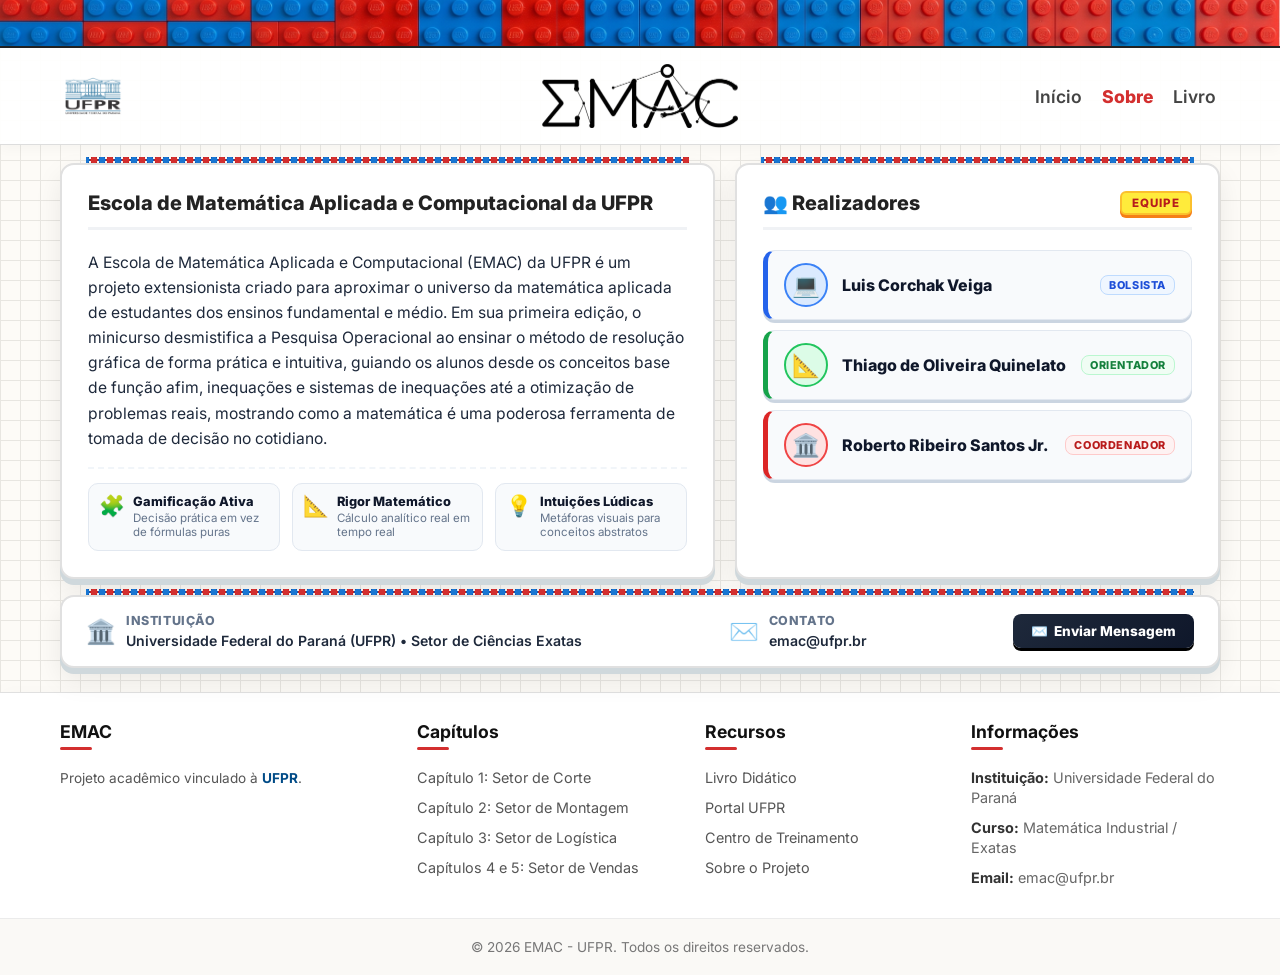
<file: sobre.html>
<!DOCTYPE html>
<html lang="pt-BR">
<head>
    <meta charset="UTF-8">
    <meta name="viewport" content="width=device-width, initial-scale=1.0">
    <title>Sobre - EMAC</title>
    <link rel="icon" type="image/png" href="./imgs/favicon.png">
    <link rel="shortcut icon" href="./favicon.ico">
    <!-- Importando a fonte Inter do Google Fonts -->
    <link href="https://fonts.googleapis.com/css2?family=Inter:wght@400;500;600;700;800;900&display=swap" rel="stylesheet">
    <link rel="stylesheet" href="style.css">
</head>
<body class="page-sobre">

    <!-- Faixa superior de Lego -->
    <div class="lego-topbar"></div>
    
    <!-- Menu Navbar -->
    <header class="navbar">
        <div class="nav-left">
            <a href="https://www.ufpr.br" target="_blank" rel="noopener noreferrer" class="logo-ufpr-link" title="UFPR - Universidade Federal do Paraná">
                <img src="./imgs/logo-ufpr.jpg" alt="Logo UFPR" class="logo-ufpr" onerror="this.style.display='none'; this.nextElementSibling.style.display='inline-flex';">
                <div class="logo-ufpr-placeholder" style="display: none;">
                    <span>UFPR</span>
                </div>
            </a>
        </div>
        <div class="nav-center">
            <a href="index.html" class="logo-emac-link" title="EMAC - Início">
                <img src="./imgs/logo-emac.png" alt="EMAC - Escola de Matemática Aplicada e Computacional da UFPR" class="logo-emac">
            </a>
        </div>
        <div class="nav-right">
            <a href="index.html">Início</a>
            <a href="sobre.html" style="color: #d32f2f; font-weight: 800;">Sobre</a>
            <a href="EMAC-LIVRO.pdf" target="_blank" rel="noopener noreferrer">Livro</a>
        </div>
    </header>

    <!-- Container Principal Compacto (Visão Direta sem Rolagem Excessiva) -->
    <main class="container sobre-compact-container">
        
        <!-- Linha Superior: Descrição (Bloco Grande) + Realizadores (ao lado) -->
        <div class="sobre-top-grid">
            
            <!-- Bloco Grande: Descrição do Projeto -->
            <section class="panel-card sobre-desc-card">
                <div class="panel-header">
                    <h2>Escola de Matemática Aplicada e Computacional da UFPR</h2>
                </div>

                <p class="sobre-p-lead">
                    A Escola de Matemática Aplicada e Computacional (EMAC) da UFPR é um projeto extensionista criado para aproximar o universo da matemática aplicada de estudantes dos ensinos fundamental e médio. Em sua primeira edição, o minicurso desmistifica a Pesquisa Operacional ao ensinar o método de resolução gráfica de forma prática e intuitiva, guiando os alunos desde os conceitos base de função afim, inequações e sistemas de inequações até a otimização de problemas reais, mostrando como a matemática é uma poderosa ferramenta de tomada de decisão no cotidiano.
                </p>

                <div class="sobre-mini-pillars">
                    <div class="mini-pillar">
                        <span class="mini-pillar-icon">🧩</span>
                        <div>
                            <strong>Gamificação Ativa</strong>
                            <span>Decisão prática em vez de fórmulas puras</span>
                        </div>
                    </div>
                    <div class="mini-pillar">
                        <span class="mini-pillar-icon">📐</span>
                        <div>
                            <strong>Rigor Matemático</strong>
                            <span>Cálculo analítico real em tempo real</span>
                        </div>
                    </div>
                    <div class="mini-pillar">
                        <span class="mini-pillar-icon">💡</span>
                        <div>
                            <strong>Intuições Lúdicas</strong>
                            <span>Metáforas visuais para conceitos abstratos</span>
                        </div>
                    </div>
                </div>
            </section>

            <!-- Bloco Lateral: Os Realizadores -->
            <section class="panel-card sobre-team-card">
                <div class="panel-header">
                    <h2>👥 Realizadores</h2>
                    <span class="sector-badge" style="font-size: 0.72rem; padding: 3px 10px; margin-bottom: 0;">EQUIPE</span>
                </div>

                <div class="team-compact-list">
                    
                    <!-- 1. Luis Corchak Veiga (Bolsista) -->
                    <div class="team-compact-item bolsista">
                        <div class="team-compact-avatar">💻</div>
                        <div class="team-compact-info">
                            <div class="team-compact-top">
                                <h3 class="team-compact-name">Luis Corchak Veiga</h3>
                                <span class="compact-role-badge bolsista">Bolsista</span>
                            </div>
                        </div>
                    </div>

                    <!-- 2. Thiago de Oliveira Quinelato (Orientador) -->
                    <div class="team-compact-item orientador">
                        <div class="team-compact-avatar">📐</div>
                        <div class="team-compact-info">
                            <div class="team-compact-top">
                                <h3 class="team-compact-name">Thiago de Oliveira Quinelato</h3>
                                <span class="compact-role-badge orientador">Orientador</span>
                            </div>
                        </div>
                    </div>

                    <!-- 3. Roberto Ribeiro Santos Jr. (Coordenador) -->
                    <div class="team-compact-item coordenador">
                        <div class="team-compact-avatar">🏛️</div>
                        <div class="team-compact-info">
                            <div class="team-compact-top">
                                <h3 class="team-compact-name">Roberto Ribeiro Santos Jr.</h3>
                                <span class="compact-role-badge coordenador">Coordenador</span>
                            </div>
                        </div>
                    </div>

                </div>
            </section>

        </div>

        <!-- Abaixo: Parte de Contato e Informações Institucionais -->
        <section class="panel-card sobre-contact-card">
            <div class="contact-compact-bar">
                
                <div class="contact-compact-col">
                    <span class="contact-col-icon">🏛️</span>
                    <div>
                        <strong>Instituição</strong>
                        <span>Universidade Federal do Paraná (UFPR) • Setor de Ciências Exatas</span>
                    </div>
                </div>

                <div class="contact-compact-col">
                    <span class="contact-col-icon">✉️</span>
                    <div>
                        <strong>Contato</strong>
                        <a href="mailto:emac@ufpr.br">emac@ufpr.br</a>
                    </div>
                </div>



                <div class="contact-compact-btn-wrap">
                    <a href="mailto:emac@ufpr.br?subject=Contato%20-%20Projeto%20EMAC%20UFPR" class="btn-contact-compact">
                        <span>✉️</span>
                        <span>Enviar Mensagem</span>
                    </a>
                </div>

            </div>
        </section>

    </main>

    <!-- Rodapé Oficial Unificado -->
    <footer class="footer">
        <div class="footer-container">
            <!-- Coluna 1: Sobre / EMAC -->
            <div class="footer-col">
                <h3 class="footer-title">EMAC</h3>
                <p class="footer-institution">
                    Projeto acadêmico vinculado à <strong>UFPR</strong>.
                </p>
            </div>

            <!-- Coluna 2: Navegação / Capítulos -->
            <div class="footer-col">
                <h3 class="footer-title">Capítulos</h3>
                <ul class="footer-links">
                    <li><a href="setordecorte.html">Capítulo 1: Setor de Corte</a></li>
                    <li><a href="setordemontagem.html">Capítulo 2: Setor de Montagem</a></li>
                    <li><a href="setordelogistica.html">Capítulo 3: Setor de Logística</a></li>
                    <li><a href="setordevendas.html">Capítulos 4 e 5: Setor de Vendas</a></li>
                </ul>
            </div>

            <!-- Coluna 3: Links Úteis / Recursos -->
            <div class="footer-col">
                <h3 class="footer-title">Recursos</h3>
                <ul class="footer-links">
                    <li><a href="EMAC-LIVRO.pdf" target="_blank" rel="noopener noreferrer">Livro Didático</a></li>
                    <li><a href="https://www.ufpr.br" target="_blank" rel="noopener noreferrer">Portal UFPR</a></li>
                    <li><a href="centrodetreinamento.html">Centro de Treinamento</a></li>
                    <li><a href="sobre.html">Sobre o Projeto</a></li>
                </ul>
            </div>

            <!-- Coluna 4: Contato e Informações -->
            <div class="footer-col">
                <h3 class="footer-title">Informações</h3>
                <ul class="footer-info">
                    <li><strong>Instituição:</strong> Universidade Federal do Paraná</li>
                    <li><strong>Curso:</strong> Matemática Industrial / Exatas</li>
                    <li><strong>Email:</strong> emac@ufpr.br</li>
                </ul>
            </div>
        </div>

        <div class="footer-bottom">
            <p>&copy; 2026 EMAC - UFPR. Todos os direitos reservados.</p>
        </div>
    </footer>

</body>
</html>
</file>
<file: style.css>
/* RESET GLOBAL */
* {
    margin: 0;
    padding: 0;
    box-sizing: border-box;
    font-family: 'Inter', sans-serif;
}

/* Fundo da Página (Papel Milimetrado/Quadriculado) */
body {
    background-color: #fdfbf7;
    background-image: 
        linear-gradient(#e8e6e1 1px, transparent 1px),
        linear-gradient(90deg, #e8e6e1 1px, transparent 1px);
    background-size: 20px 20px; /* Tamanho dos quadradinhos */
    color: #333;
}

/* FAIXA DE LEGO NO TOPO */
.lego-topbar {
    width: 100%;
    height: 48px; /* Faixa ampliada para exibir um pouco mais dos blocos de Lego */
    background-image: url('imgs/legoheader.jpg');
    background-size: cover;
    background-position: center;
    background-repeat: no-repeat;
    border-bottom: 2px solid #222; /* Linha sutil separando do menu */
}

/* NAVBAR (MENU) */
.navbar {
    display: grid;
    grid-template-columns: 1fr auto 1fr;
    align-items: center;
    padding: 16px 5%;
    background-color: rgba(255, 255, 255, 0.95);
    border-bottom: 1px solid #ddd;
    box-shadow: 0 4px 12px rgba(0,0,0,0.03);
    position: relative;
}

.nav-left {
    display: flex;
    align-items: center;
    justify-self: start;
}

.logo-ufpr-link {
    display: inline-flex;
    align-items: center;
    text-decoration: none;
    max-height: 40px;
}

.logo-ufpr,
.nav-left img {
    max-height: 38px;
    max-width: 90px;
    width: auto;
    height: auto;
    object-fit: contain;
    display: block;
    transition: transform 0.2s ease, opacity 0.2s ease;
}

.logo-ufpr:hover,
.nav-left img:hover {
    transform: scale(1.04);
    opacity: 0.85;
}

/* Fallback/Placeholder */
.logo-ufpr-placeholder {
    display: inline-flex;
    align-items: center;
    justify-content: center;
    padding: 4px 10px;
    background-color: #f0f4f8;
    border: 1.5px dashed #004b87;
    border-radius: 6px;
    color: #004b87;
    font-size: 0.85rem;
    font-weight: 700;
}

.nav-center {
    display: flex;
    align-items: center;
    justify-content: center;
    font-size: 2.8rem;
    font-weight: 800;
    color: #111;
    letter-spacing: 2px;
    line-height: 1;
    text-align: center;
    justify-self: center;
}

.logo-emac-link {
    display: inline-flex;
    align-items: center;
    justify-content: center;
    text-decoration: none;
}

.logo-emac {
    height: 64px;
    max-height: 64px;
    width: auto;
    object-fit: contain;
    display: block;
    transition: transform 0.2s ease, opacity 0.2s ease;
}

.logo-emac:hover,
.logo-emac-link:hover .logo-emac {
    transform: scale(1.03);
    opacity: 0.9;
}

.nav-right {
    display: flex;
    justify-content: flex-end;
    align-items: center;
    justify-self: end;
    gap: 20px;
}

.nav-right a {
    text-decoration: none;
    font-size: 1.1rem;
    font-weight: 600;
    color: #444;
    transition: color 0.3s ease;
}

.nav-right a:hover {
    color: #d32f2f;
}

/* CONTAINER E GRID DOS CARTÕES */
.container {
    max-width: 1200px;
    margin: 60px auto;
    padding: 0 20px;
}

.card-grid {
    display: flex;
    justify-content: space-between;
    gap: 24px;
    flex-wrap: wrap; /* Permite quebrar linha em telas menores */
}

/* ESTILO INDIVIDUAL DO CARTÃO */
.card {
    background-color: #ffffff;
    flex: 1;
    min-width: 250px;
    border: 1px solid #e0e0e0;
    border-radius: 12px;
    overflow: hidden;
    box-shadow: 0 8px 24px rgba(0, 0, 0, 0.06);
    transition: transform 0.3s ease, box-shadow 0.3s ease;
    display: flex;
    flex-direction: column;
    text-decoration: none;
    color: inherit;
    cursor: pointer;
}

.card:hover {
    transform: translateY(-8px);
    box-shadow: 0 12px 32px rgba(0, 0, 0, 0.12);
}

/* ÁREA DA IMAGEM (Placeholder) */
.card-image {
    width: 100%;
    height: 280px; /* Altura generosa para ilustrações isométricas */
    background-color: #f0f3f5; /* Cor de fundo provisória */
    border-bottom: 1px solid #e0e0e0;
    display: flex;
    align-items: center;
    justify-content: center;
    text-align: center;
}

/* Estilo apenas para o texto de marcação onde entrarão as imagens */
.placeholder-text {
    color: #999;
    font-size: 0.9rem;
    font-weight: 600;
    text-transform: uppercase;
    letter-spacing: 1px;
}

/* Imagem real dentro do card */
.card-image img {
    width: 100%;
    height: 100%;
    object-fit: cover;
    display: block;
}

/* ÁREA DE TEXTO DO CARTÃO */
.card-content {
    padding: 24px 16px;
    text-align: center;
    flex-grow: 1;
    display: flex;
    flex-direction: column;
    justify-content: center;
}

.card-content h2 {
    font-size: 1.1rem;
    font-weight: 700;
    color: #111;
    margin-bottom: 8px;
    letter-spacing: 0.5px;
}

.card-content p {
    font-size: 0.9rem;
    color: #555;
    line-height: 1.4;
    font-weight: 400;
}

/* RESPONSIVIDADE (Tablets e Celulares) */
@media (max-width: 900px) {
    .card-grid {
        justify-content: center;
    }
    .card {
        flex: 0 1 calc(50% - 24px); /* 2 cartões por linha no tablet */
    }
}

@media (max-width: 600px) {
    .navbar {
        display: flex;
        flex-direction: column;
        gap: 12px;
    }
    .logo-emac {
        height: 48px;
    }
    .nav-left, .nav-right, .nav-center {
    display: flex;
    align-items: center;
    justify-content: center;
        text-align: center;
        justify-content: center;
        justify-self: center;
        width: auto;
    }
    .card {
        flex: 1 1 100%; /* 1 cartão por linha no celular */
    }
}

/* RODAPÉ (FOOTER) */
.footer {
    background-color: #ffffff;
    border-top: 1px solid #e0e0e0;
    margin-top: 80px;
    box-shadow: 0 -4px 16px rgba(0, 0, 0, 0.02);
}

.footer-container {
    max-width: 1200px;
    margin: 0 auto;
    padding: 50px 20px 40px;
    display: grid;
    grid-template-columns: 1.4fr 1.1fr 1fr 1.1fr;
    gap: 40px;
}

.footer-col {
    display: flex;
    flex-direction: column;
}

.footer-title {
    font-size: 1.1rem;
    font-weight: 700;
    color: #111;
    margin-bottom: 18px;
    position: relative;
    padding-bottom: 8px;
}

.footer-title::after {
    content: '';
    position: absolute;
    bottom: 0;
    left: 0;
    width: 32px;
    height: 3px;
    background-color: #d32f2f;
    border-radius: 2px;
}

.footer-text {
    font-size: 0.9rem;
    color: #666;
    line-height: 1.6;
    margin-bottom: 12px;
}

.footer-institution {
    font-size: 0.85rem;
    color: #555;
    line-height: 1.5;
}

.footer-institution strong {
    color: #004b87;
}

.footer-links,
.footer-info {
    list-style: none;
    padding: 0;
    margin: 0;
}

.footer-links li,
.footer-info li {
    margin-bottom: 10px;
    font-size: 0.9rem;
    color: #666;
    line-height: 1.4;
}

.footer-links a {
    color: #555;
    text-decoration: none;
    transition: color 0.2s ease, transform 0.2s ease;
    display: inline-block;
}

.footer-links a:hover {
    color: #d32f2f;
    transform: translateX(4px);
}

.footer-info strong {
    color: #333;
}

.footer-bottom {
    border-top: 1px solid #ebebeb;
    padding: 20px;
    text-align: center;
    background-color: #faf9f6;
}

.footer-bottom p {
    font-size: 0.85rem;
    color: #777;
}

/* Responsividade do Rodapé */
@media (max-width: 900px) {
    .footer-container {
        grid-template-columns: 1fr 1fr;
        gap: 30px;
    }
}

@media (max-width: 600px) {
    .footer-container {
        grid-template-columns: 1fr;
        padding: 40px 20px 30px;
    }
}

/* ===================================================
   COMPONENTE INTERATIVO: SETOR DE CORTE (ESTÉTICA LEGO)
   =================================================== */

/* Header da Página de Corte */
.sector-header {
    text-align: center;
    margin-bottom: 36px;
}

.sector-badge {
    display: inline-flex;
    align-items: center;
    gap: 6px;
    background-color: #ffeb3b;
    color: #b71c1c;
    font-size: 0.85rem;
    font-weight: 800;
    text-transform: uppercase;
    letter-spacing: 1px;
    padding: 6px 16px;
    border-radius: 6px;
    margin-bottom: 12px;
    border: 2px solid #fbc02d;
    box-shadow: 0 3px 0 #f57f17;
}

.sector-header h1 {
    font-size: 2.3rem;
    font-weight: 900;
    color: #111;
    margin-bottom: 8px;
    letter-spacing: 0.5px;
}

.sector-header p {
    font-size: 1.05rem;
    color: #444;
    max-width: 650px;
    margin: 0 auto;
    font-weight: 500;
}

/* Grid Principal em 2 Colunas */
.corte-grid {
    display: grid;
    grid-template-columns: 1fr 1.25fr;
    gap: 28px;
    align-items: stretch;
}

/* Painéis Base Estilo Bloco Lego */
.panel-card {
    background-color: #ffffff;
    border: 2px solid #e0e0e0;
    border-radius: 14px;
    padding: 26px;
    box-shadow: 0 6px 0 #cfd8dc, 0 12px 28px rgba(0, 0, 0, 0.08);
    display: flex;
    flex-direction: column;
    position: relative;
}

/* Faixa decorativa de mini studs Lego no topo do card */
.panel-card::before {
    content: '';
    position: absolute;
    top: -8px;
    left: 24px;
    right: 24px;
    height: 6px;
    background: radial-gradient(circle, #d32f2f 40%, #b71c1c 42%, transparent 44%) 0 0/16px 6px,
                radial-gradient(circle, #1976d2 40%, #0d47a1 42%, transparent 44%) 8px 0/16px 6px;
    background-repeat: repeat-x;
}

.panel-header {
    display: flex;
    justify-content: space-between;
    align-items: center;
    margin-bottom: 20px;
    padding-bottom: 12px;
    border-bottom: 3px solid #f0f2f5;
}

.panel-header h2 {
    font-size: 1.25rem;
    font-weight: 800;
    color: #222;
    display: flex;
    align-items: center;
    gap: 8px;
}

/* Status Pill Estilo Peça Lego */
.status-pill {
    display: inline-flex;
    align-items: center;
    gap: 6px;
    font-size: 0.8rem;
    font-weight: 800;
    padding: 5px 12px;
    border-radius: 6px;
    background-color: #eceff1;
    color: #546e7a;
    border: 1.5px solid #cfd8dc;
    box-shadow: 0 2px 0 #b0bec5;
    transition: all 0.3s ease;
}

.status-dot {
    width: 10px;
    height: 10px;
    border-radius: 50%;
    background-color: #90a4ae;
    box-shadow: inset 0 2px 2px rgba(0,0,0,0.2);
    transition: all 0.3s ease;
}

.status-pill.active {
    background-color: #e8f5e9;
    color: #2e7d32;
    border-color: #a5d6a7;
    box-shadow: 0 2px 0 #81c784;
}

.status-pill.active .status-dot {
    background-color: #43a047;
    box-shadow: 0 0 8px #43a047, inset 0 1px 2px #fff;
}

/* ===================================================
   BOTÕES EM BLOCO LEGO 3D
   =================================================== */
.btn-power-container {
    margin-bottom: 20px;
    display: flex;
    gap: 12px;
}

.btn-ligar-serra {
    flex: 1;
    background-color: #e53935;
    background-image: linear-gradient(180deg, #ef5350 0%, #e53935 50%, #d32f2f 100%);
    color: #ffffff;
    border: 2px solid #b71c1c;
    border-top: 2px solid #ff7961;
    border-radius: 10px;
    padding: 15px 20px;
    font-size: 1.1rem;
    font-weight: 800;
    cursor: pointer;
    display: flex;
    align-items: center;
    justify-content: center;
    gap: 10px;
    box-shadow: 0 6px 0 #9a1b1b, 0 10px 18px rgba(0, 0, 0, 0.22);
    transition: transform 0.1s ease, box-shadow 0.1s ease;
    user-select: none;
    position: relative;
}

.btn-ligar-serra:hover:not(:disabled) {
    background-image: linear-gradient(180deg, #ff6659 0%, #f44336 50%, #e53935 100%);
    transform: translateY(-2px);
    box-shadow: 0 8px 0 #9a1b1b, 0 12px 22px rgba(0, 0, 0, 0.28);
}

.btn-ligar-serra:active:not(:disabled) {
    transform: translateY(6px);
    box-shadow: 0 0 0 #9a1b1b, 0 2px 6px rgba(0, 0, 0, 0.2);
}

.btn-ligar-serra:disabled {
    background: #cfd8dc;
    border-color: #b0bec5;
    color: #78909c;
    cursor: not-allowed;
    box-shadow: 0 3px 0 #90a4ae;
    transform: none;
}

.btn-reset {
    background-color: #eceff1;
    background-image: linear-gradient(180deg, #ffffff 0%, #eceff1 100%);
    border: 2px solid #b0bec5;
    border-top: 2px solid #ffffff;
    border-radius: 10px;
    padding: 15px 18px;
    font-size: 0.95rem;
    font-weight: 800;
    color: #455a64;
    cursor: pointer;
    box-shadow: 0 5px 0 #90a4ae, 0 8px 14px rgba(0,0,0,0.1);
    transition: transform 0.1s ease, box-shadow 0.1s ease;
}

.btn-reset:hover {
    background-color: #f5f7fa;
    transform: translateY(-2px);
    box-shadow: 0 7px 0 #90a4ae, 0 10px 16px rgba(0,0,0,0.14);
}

.btn-reset:active {
    transform: translateY(5px);
    box-shadow: 0 0 0 #90a4ae, 0 2px 4px rgba(0,0,0,0.1);
}

/* ===================================================
   ÁREA INTERATIVA: BASEPLATE LEGO & MÁQUINA DE BLOCOS
   =================================================== */

.machine-stage {
    position: relative;
    /* Baseplate cinza com pinos de Lego repetidos */
    background-color: #cfd8dc;
    background-image: 
        radial-gradient(circle at 50% 35%, #eceff1 22%, #b0bec5 28%, #90a4ae 34%, transparent 36%);
    background-size: 24px 24px;
    background-position: 0 0;
    border: 3px solid #90a4ae;
    border-radius: 12px;
    padding: 28px 16px;
    min-height: 320px;
    display: flex;
    flex-direction: column;
    align-items: center;
    justify-content: center;
    overflow: hidden;
    user-select: none;
    box-shadow: inset 0 4px 10px rgba(0,0,0,0.15);
}

/* Serra Elétrica (Montagem de Lego) */
.saw-wrapper {
    position: relative;
    cursor: not-allowed;
    opacity: 0.45;
    transition: opacity 0.4s ease, transform 0.15s ease;
    display: flex;
    flex-direction: column;
    align-items: center;
    padding: 10px;
}

.saw-wrapper.ready {
    opacity: 1;
    cursor: pointer;
}

.saw-wrapper.ready:hover {
    transform: scale(1.04);
}

.saw-wrapper.ready:active {
    transform: scale(0.96);
}

/* Animação de Vibração Contínua ao Ligar */
.saw-wrapper.vibrating {
    animation: legoVibrate 0.1s infinite linear alternate;
}

@keyframes legoVibrate {
    0% { transform: translate(-1.5px, 1.5px) rotate(-0.5deg); }
    100% { transform: translate(1.5px, -1.5px) rotate(0.5deg); }
}

/* Estrutura da Máquina de Blocos */
.saw-machine {
    width: 240px;
    height: 150px;
    position: relative;
    display: flex;
    align-items: center;
    justify-content: center;
}

/* Braço / Suporte da Máquina em Bloco Vermelho Lego */
.saw-arm {
    position: absolute;
    top: 10px;
    left: 20px;
    width: 140px;
    height: 42px;
    background: #d32f2f;
    background-image: linear-gradient(180deg, #ef5350 0%, #d32f2f 60%, #b71c1c 100%);
    border: 3px solid #7f0000;
    border-radius: 6px;
    box-shadow: 0 5px 0 #7f0000, 0 8px 16px rgba(0,0,0,0.25);
    z-index: 3;
    display: flex;
    align-items: center;
    justify-content: space-around;
    padding: 0 8px;
}

/* Studs de Lego no braço da serra */
.saw-arm::before {
    content: '';
    position: absolute;
    top: -8px;
    left: 10px;
    right: 10px;
    height: 6px;
    background: radial-gradient(circle at 50% 30%, #ff867c 35%, #b71c1c 45%, transparent 48%) 0 0/24px 6px;
    background-repeat: repeat-x;
}

/* Disco de Serra Dentada Lego */
.saw-blade-disc {
    width: 110px;
    height: 110px;
    border-radius: 50%;
    background: radial-gradient(circle, #eceff1 25%, #cfd8dc 50%, #90a4ae 80%);
    border: 5px dashed #37474f;
    box-shadow: 0 4px 14px rgba(0, 0, 0, 0.35);
    position: relative;
    display: flex;
    align-items: center;
    justify-content: center;
    z-index: 2;
}

.saw-wrapper.vibrating .saw-blade-disc {
    animation: spinLegoBlade 0.25s infinite linear;
}

@keyframes spinLegoBlade {
    0% { transform: rotate(0deg); }
    100% { transform: rotate(360deg); }
}

.saw-blade-center {
    width: 32px;
    height: 32px;
    background: #ffeb3b;
    border: 3px solid #f57f17;
    border-radius: 50%;
    box-shadow: 0 2px 4px rgba(0,0,0,0.3);
}

/* Tábua de Madeira Estilo Peça Lego (Tile Marrom com Pinos) */
.wood-board {
    width: 270px;
    height: 42px;
    background: #a1622b;
    background-image: linear-gradient(180deg, #b87a3e 0%, #a1622b 60%, #7c4416 100%);
    border: 3px solid #542c0c;
    border-radius: 6px;
    box-shadow: 0 6px 0 #542c0c, 0 10px 16px rgba(0, 0, 0, 0.2);
    margin-top: -16px;
    position: relative;
    z-index: 1;
    display: flex;
    align-items: center;
    justify-content: center;
}

/* Pinos de Lego na tábua */
.wood-board::before {
    content: '';
    position: absolute;
    top: -7px;
    left: 8px;
    right: 8px;
    height: 5px;
    background: radial-gradient(circle at 50% 30%, #d89656 35%, #542c0c 45%, transparent 48%) 0 0/24px 5px;
    background-repeat: repeat-x;
}

.wood-text {
    font-size: 0.8rem;
    font-weight: 900;
    color: #fff;
    text-shadow: 0 1px 3px rgba(0,0,0,0.6);
    letter-spacing: 1px;
    text-transform: uppercase;
}

/* Instrução e Dica de Ação */
.machine-hint {
    margin-top: 16px;
    font-size: 0.92rem;
    font-weight: 700;
    color: #37474f;
    text-align: center;
    background: rgba(255, 255, 255, 0.85);
    padding: 6px 14px;
    border-radius: 6px;
    border: 1px solid #b0bec5;
}

.machine-hint.ready-pulse {
    color: #b71c1c;
    border-color: #ef9a9a;
    background: #ffebee;
    animation: legoPulse 1.2s infinite ease-in-out;
}

@keyframes legoPulse {
    0%, 100% { transform: scale(1); }
    50% { transform: scale(1.03); }
}

/* Texto Flutuante (+ R$ 15,00) */
.floating-cost {
    position: absolute;
    color: #2e7d32;
    background: #e8f5e9;
    border: 2px solid #43a047;
    border-radius: 8px;
    padding: 4px 10px;
    font-size: 1.15rem;
    font-weight: 900;
    box-shadow: 0 4px 10px rgba(0, 0, 0, 0.2);
    pointer-events: none;
    z-index: 20;
    animation: legoFloat 0.9s forwards ease-out;
}

@keyframes legoFloat {
    0% {
        opacity: 1;
        transform: translate(-50%, 0) scale(0.8) rotate(-4deg);
    }
    40% {
        opacity: 1;
        transform: translate(-50%, -30px) scale(1.15) rotate(4deg);
    }
    100% {
        opacity: 0;
        transform: translate(-50%, -60px) scale(1) rotate(0deg);
    }
}

/* Partícula de Serragem Lego */
.lego-particle {
    position: absolute;
    width: 8px;
    height: 8px;
    border-radius: 2px;
    pointer-events: none;
    z-index: 15;
    animation: particleFly 0.7s forwards ease-out;
}

@keyframes particleFly {
    0% {
        opacity: 1;
        transform: translate(0, 0) rotate(0deg) scale(1);
    }
    100% {
        opacity: 0;
        transform: translate(var(--tx), var(--ty)) rotate(var(--rot)) scale(0.4);
    }
}

/* ===================================================
   MOSTRADORES MÉTRICOS: BLOCOS COLORIDOS DE LEGO
   =================================================== */

.metrics-grid {
    display: grid;
    grid-template-columns: repeat(4, 1fr);
    gap: 12px;
    margin-bottom: 22px;
}

.metric-box {
    border-radius: 10px;
    padding: 16px 8px 12px;
    text-align: center;
    position: relative;
    user-select: none;
    transition: transform 0.15s ease;
}

.metric-box:hover {
    transform: translateY(-3px);
}

/* Studs no topo de cada bloco métrico */
.metric-box::before {
    content: '';
    position: absolute;
    top: -7px;
    left: 12px;
    right: 12px;
    height: 6px;
    background: radial-gradient(circle at 50% 30%, rgba(255,255,255,0.7) 35%, rgba(0,0,0,0.3) 45%, transparent 48%) 0 0/18px 6px;
    background-repeat: repeat-x;
}

.metric-label {
    font-size: 0.75rem;
    font-weight: 800;
    text-transform: uppercase;
    letter-spacing: 0.5px;
    margin-bottom: 4px;
}

.metric-value {
    font-size: 1.25rem;
    font-weight: 900;
    letter-spacing: 0.5px;
}

/* Bloco Azul Lego (Tábuas x) */
.metric-box.primary {
    background: #0288d1;
    background-image: linear-gradient(180deg, #29b6f6 0%, #0288d1 60%, #01579b 100%);
    border: 2px solid #01579b;
    box-shadow: 0 5px 0 #01417a, 0 8px 14px rgba(0,0,0,0.15);
    color: #ffffff;
}
.metric-box.primary .metric-label { color: #e1f5fe; }
.metric-box.primary .metric-value { color: #ffffff; text-shadow: 0 1px 3px rgba(0,0,0,0.4); }

/* Bloco Amarelo Lego (Custo Fixo b) */
.metric-box.fixed {
    background: #fbc02d;
    background-image: linear-gradient(180deg, #ffeb3b 0%, #fbc02d 60%, #f57f17 100%);
    border: 2px solid #e65100;
    box-shadow: 0 5px 0 #bf360c, 0 8px 14px rgba(0,0,0,0.15);
    color: #3e2723;
}
.metric-box.fixed .metric-label { color: #5d4037; }
.metric-box.fixed .metric-value { color: #bf360c; text-shadow: 0 1px 1px rgba(255,255,255,0.4); }

/* Bloco Verde Lego (Custo Variável 15x) */
.metric-box.variable {
    background: #43a047;
    background-image: linear-gradient(180deg, #66bb6a 0%, #43a047 60%, #2e7d32 100%);
    border: 2px solid #1b5e20;
    box-shadow: 0 5px 0 #1b5e20, 0 8px 14px rgba(0,0,0,0.15);
    color: #ffffff;
}
.metric-box.variable .metric-label { color: #e8f5e9; }
.metric-box.variable .metric-value { color: #ffffff; text-shadow: 0 1px 3px rgba(0,0,0,0.4); }

/* Bloco Vermelho Lego (Custo Total C(x)) */
.metric-box.total {
    background: #e53935;
    background-image: linear-gradient(180deg, #ef5350 0%, #e53935 60%, #b71c1c 100%);
    border: 2px solid #7f0000;
    box-shadow: 0 5px 0 #7f0000, 0 8px 14px rgba(0,0,0,0.18);
    color: #ffffff;
}
.metric-box.total .metric-label { color: #ffebee; }
.metric-box.total .metric-value { color: #ffffff; text-shadow: 0 1px 3px rgba(0,0,0,0.5); font-size: 1.3rem; }

/* ===================================================
   BANNER DA EQUAÇÃO & GRÁFICO
   =================================================== */

/* Banner da Equação como Placa Preta de Lego */
.equation-banner {
    background: #212121;
    background-image: 
        radial-gradient(circle at 50% 35%, #424242 24%, #212121 30%, transparent 34%),
        linear-gradient(180deg, #263238 0%, #1e272e 100%);
    background-size: 20px 20px, 100% 100%;
    border: 2px solid #37474f;
    border-radius: 10px;
    padding: 16px 20px;
    color: #f8fafc;
    margin-bottom: 20px;
    box-shadow: 0 5px 0 #0d1317, 0 8px 18px rgba(0,0,0,0.25);
    display: flex;
    flex-direction: column;
    gap: 8px;
}

.equation-header {
    display: flex;
    justify-content: space-between;
    align-items: center;
    font-size: 0.82rem;
    color: #b0bec5;
    text-transform: uppercase;
    letter-spacing: 1px;
    font-weight: 800;
}

.equation-dynamic {
    font-size: 1.2rem;
    font-family: 'Inter', monospace, sans-serif;
    color: #eceff1;
    font-weight: 700;
}

.eq-highlight {
    color: #ffeb3b;
    font-weight: 900;
    background: rgba(255, 235, 59, 0.15);
    padding: 2px 6px;
    border-radius: 4px;
}

.eq-result {
    color: #69f0ae;
    font-weight: 900;
    background: rgba(105, 240, 174, 0.15);
    padding: 2px 8px;
    border-radius: 4px;
}

/* Área do Gráfico Chart.js */
.chart-wrapper {
    position: relative;
    width: 100%;
    height: 280px;
    background-color: #ffffff;
    border: 2px solid #cfd8dc;
    border-radius: 10px;
    padding: 12px;
    box-shadow: inset 0 2px 6px rgba(0,0,0,0.04);
}

/* Caixa Didática */
.didactic-box {
    margin-top: 22px;
    background-color: #fff9c4;
    border: 2px solid #fbc02d;
    border-left: 6px solid #f57f17;
    border-radius: 8px;
    padding: 14px 18px;
    font-size: 0.9rem;
    color: #4e342e;
    line-height: 1.5;
    box-shadow: 0 3px 0 #fbc02d;
}

.didactic-box strong {
    color: #bf360c;
}

/* Responsividade do Componente de Corte */
@media (max-width: 960px) {
    .corte-grid {
        grid-template-columns: 1fr;
    }
    .metrics-grid {
        grid-template-columns: repeat(2, 1fr);
    }
}

@media (max-width: 600px) {
    .metrics-grid {
        grid-template-columns: 1fr 1fr;
        gap: 10px;
    }
    .metric-value {
        font-size: 1.1rem;
    }
    .sector-header h1 {
        font-size: 1.8rem;
    }
}

/* ===================================================
   TELA DE EPIs (VESTIÁRIO DE SEGURANÇA) & PORTA LEGO
   =================================================== */

.epi-screen {
    max-width: 900px;
    margin: 0 auto 50px;
    transition: opacity 0.5s ease, transform 0.5s ease;
}

.epi-panel {
    background-color: #ffffff;
    border: 3px solid #e0e0e0;
    border-radius: 18px;
    padding: 36px 30px;
    box-shadow: 0 8px 0 #cfd8dc, 0 16px 36px rgba(0, 0, 0, 0.09);
    position: relative;
}

/* Studs decorativos no topo do painel EPI */
.epi-panel::before {
    content: '';
    position: absolute;
    top: -10px;
    left: 40px;
    right: 40px;
    height: 8px;
    background: radial-gradient(circle, #fbc02d 40%, #e65100 45%, transparent 48%) 0 0/24px 8px,
                radial-gradient(circle, #0288d1 40%, #01579b 45%, transparent 48%) 12px 0/24px 8px;
    background-repeat: repeat-x;
}

.epi-selection-container {
    display: grid;
    grid-template-columns: 1fr 1fr;
    gap: 24px;
    margin: 32px 0;
}

/* Card Individual de EPI */
.epi-card {
    background: #f8fafc;
    border: 3px solid #cfd8dc;
    border-radius: 14px;
    padding: 24px 18px 20px;
    text-align: center;
    position: relative;
    cursor: pointer;
    box-shadow: 0 6px 0 #b0bec5, 0 10px 18px rgba(0, 0, 0, 0.06);
    transition: all 0.2s ease;
    user-select: none;
    display: flex;
    flex-direction: column;
    align-items: center;
}

.epi-card:hover {
    transform: translateY(-4px);
    box-shadow: 0 10px 0 #b0bec5, 0 14px 24px rgba(0, 0, 0, 0.12);
    border-color: #90a4ae;
}

.epi-card:active {
    transform: translateY(2px);
    box-shadow: 0 2px 0 #b0bec5, 0 4px 8px rgba(0, 0, 0, 0.1);
}

/* Estado Equipado do Card */
.epi-card.equipped {
    background: #f0fdf4;
    border-color: #22c55e;
    box-shadow: 0 6px 0 #15803d, 0 10px 20px rgba(34, 197, 94, 0.18);
}

.epi-card.equipped:hover {
    box-shadow: 0 8px 0 #15803d, 0 12px 24px rgba(34, 197, 94, 0.25);
}

.epi-card-badge {
    position: absolute;
    top: 12px;
    left: 14px;
    background: #eceff1;
    color: #455a64;
    font-size: 0.75rem;
    font-weight: 800;
    padding: 3px 8px;
    border-radius: 4px;
    border: 1px solid #b0bec5;
}

.epi-card.equipped .epi-card-badge {
    background: #dcfce7;
    color: #15803d;
    border-color: #86efac;
}

/* Área da Ilustração SVG */
.epi-icon-wrapper {
    width: 140px;
    height: 90px;
    display: flex;
    align-items: center;
    justify-content: center;
    margin: 8px 0 14px;
    transition: transform 0.3s cubic-bezier(0.34, 1.56, 0.64, 1);
}

.epi-card:hover .epi-icon-wrapper {
    transform: scale(1.08);
}

.epi-card.equipped .epi-icon-wrapper {
    transform: scale(1.1);
}

.epi-svg {
    width: 100%;
    height: 100%;
    filter: drop-shadow(0 4px 6px rgba(0,0,0,0.12));
}

.epi-name {
    font-size: 1.15rem;
    font-weight: 800;
    color: #1e293b;
    margin-bottom: 6px;
}

.epi-desc {
    font-size: 0.85rem;
    color: #64748b;
    line-height: 1.4;
    margin-bottom: 16px;
    min-height: 38px;
}

/* Botão de Equipar */
.btn-epi-equip {
    width: 100%;
    background-color: #0288d1;
    background-image: linear-gradient(180deg, #29b6f6 0%, #0288d1 60%, #01579b 100%);
    border: 2px solid #01579b;
    border-radius: 8px;
    padding: 10px 14px;
    color: #ffffff;
    font-size: 0.95rem;
    font-weight: 800;
    box-shadow: 0 4px 0 #01417a;
    cursor: pointer;
    transition: all 0.15s ease;
}

.epi-card.equipped .btn-epi-equip {
    background-color: #22c55e;
    background-image: linear-gradient(180deg, #4ade80 0%, #22c55e 60%, #16a34a 100%);
    border-color: #15803d;
    box-shadow: 0 4px 0 #166534;
}

/* ===================================================
   PORTA DE ACESSO AO SETOR DE CORTE (ESTILO LEGO 3D)
   =================================================== */

.door-section {
    display: flex;
    flex-direction: column;
    align-items: center;
    margin-top: 10px;
    padding-top: 24px;
    border-top: 2px dashed #cfd8dc;
}

.door-status-indicator {
    display: inline-flex;
    align-items: center;
    gap: 8px;
    background: #fee2e2;
    color: #991b1b;
    border: 2px solid #fca5a5;
    padding: 8px 18px;
    border-radius: 8px;
    font-size: 0.9rem;
    font-weight: 800;
    margin-bottom: 24px;
    box-shadow: 0 3px 0 #f87171;
    transition: all 0.3s ease;
}

.door-status-dot {
    width: 10px;
    height: 10px;
    border-radius: 50%;
    background-color: #dc2626;
    box-shadow: 0 0 8px #ef4444;
}

.door-status-indicator.unlocked {
    background: #dcfce7;
    color: #166534;
    border-color: #86efac;
    box-shadow: 0 3px 0 #4ade80;
    animation: unlockedPulse 1.2s infinite ease-in-out;
}

.door-status-indicator.unlocked .door-status-dot {
    background-color: #16a34a;
    box-shadow: 0 0 10px #22c55e;
}

@keyframes unlockedPulse {
    0%, 100% { transform: scale(1); }
    50% { transform: scale(1.02); }
}

/* Estrutura da Porta Lego */
.lego-door-wrapper {
    position: relative;
    width: 270px;
    perspective: 900px;
    cursor: not-allowed;
    opacity: 0.65;
    transition: all 0.3s ease;
}

.lego-door-wrapper.unlocked {
    cursor: pointer;
    opacity: 1;
}

.lego-door-wrapper.unlocked:hover {
    transform: scale(1.04);
}

/* Batente / Moldura de Bloco Azul Lego */
.door-frame-lego {
    background: #0288d1;
    background-image: linear-gradient(180deg, #29b6f6 0%, #0288d1 50%, #01579b 100%);
    border: 4px solid #01417a;
    border-radius: 12px 12px 6px 6px;
    padding: 10px 14px 10px;
    box-shadow: 0 10px 0 #002f56, 0 18px 28px rgba(0, 0, 0, 0.3);
    position: relative;
}

/* 4 Pinos (Studs) 3D no topo da porta Lego */
.frame-top-studs {
    display: flex;
    justify-content: space-around;
    position: absolute;
    top: -14px;
    left: 16px;
    right: 16px;
    height: 14px;
}

.lego-stud {
    width: 28px;
    height: 12px;
    background: #29b6f6;
    background-image: linear-gradient(180deg, #4fc3f7 0%, #0288d1 100%);
    border: 2px solid #01417a;
    border-radius: 4px 4px 1px 1px;
    box-shadow: 0 2px 0 #002f56;
}

/* Faixa de perigo (Amarelo e Preto) no topo da porta */
.hazard-strip {
    height: 14px;
    width: 100%;
    background: repeating-linear-gradient(
        -45deg,
        #facc15,
        #facc15 12px,
        #1e293b 12px,
        #1e293b 24px
    );
    border-radius: 4px;
    margin: 4px 0 10px;
    border: 2px solid #002f56;
}

.door-leaf-container {
    display: flex;
    height: 220px;
    gap: 6px;
    background: #013766;
    border-radius: 6px;
    padding: 6px;
    overflow: hidden;
    box-shadow: inset 0 4px 8px rgba(0,0,0,0.5);
}

/* Folhas da Porta Vermelha Clássica Lego */
.door-leaf {
    flex: 1;
    background: #e53935;
    background-image: linear-gradient(180deg, #ef5350 0%, #e53935 60%, #b71c1c 100%);
    border: 3px solid #7f0000;
    border-radius: 4px;
    display: flex;
    flex-direction: column;
    align-items: center;
    justify-content: space-between;
    padding: 16px 8px 24px;
    position: relative;
    box-shadow: inset 0 2px 4px rgba(255,255,255,0.4), 0 4px 8px rgba(0,0,0,0.3);
    transition: transform 0.6s cubic-bezier(0.4, 0, 0.2, 1);
    transform-origin: left center;
}

.door-leaf.right-leaf {
    transform-origin: right center;
}

/* Abertura 3D das portas ao entrar */
.lego-door-wrapper.opening .left-leaf {
    transform: rotateY(-90deg);
}

.lego-door-wrapper.opening .right-leaf {
    transform: rotateY(90deg);
}

/* Janela de 4 Vidros Clássica Lego */
.door-window-grid {
    display: grid;
    grid-template-columns: 1fr 1fr;
    gap: 3px;
    width: 60px;
    height: 70px;
    background: #b71c1c;
    padding: 4px;
    border-radius: 4px;
    border: 2px solid #5f0000;
    box-shadow: inset 0 2px 4px rgba(0,0,0,0.4);
}

.window-pane {
    background: #81d4fa;
    background-image: linear-gradient(135deg, rgba(255,255,255,0.85) 0%, rgba(129,212,250,0.8) 60%, rgba(2,136,209,0.9) 100%);
    border-radius: 2px;
    border: 1px solid #0288d1;
    box-shadow: inset 0 1px 2px rgba(255,255,255,0.8);
}

/* Maçaneta de Pino Redondo 1x1 Lego */
.door-stud-knob {
    width: 22px;
    height: 22px;
    background: #ffeb3b;
    background-image: radial-gradient(circle at 40% 35%, #ffffff 15%, #ffeb3b 45%, #f57f17 100%);
    border: 2px solid #d77200;
    border-radius: 50%;
    box-shadow: 0 4px 6px rgba(0,0,0,0.4), inset 0 2px 2px rgba(255,255,255,0.8);
    margin-top: 10px;
}

.door-sign {
    margin-top: 10px;
    background: #ffeb3b;
    background-image: linear-gradient(180deg, #fff59d 0%, #ffeb3b 50%, #fbc02d 100%);
    color: #b71c1c;
    font-size: 0.74rem;
    font-weight: 900;
    text-align: center;
    padding: 6px 4px;
    border-radius: 4px;
    border: 2px solid #d77200;
    letter-spacing: 1px;
    box-shadow: 0 2px 0 #b25900;
}

.door-help-text {
    margin-top: 14px;
    font-size: 0.9rem;
    font-weight: 800;
    color: #475569;
    text-align: center;
}

/* Transição para a Oficina */
.workshop-screen {
    opacity: 1;
    transform: translateY(0);
    transition: opacity 0.5s ease, transform 0.5s ease;
}

.workshop-screen.hidden,
.epi-screen.hidden {
    display: none;
    opacity: 0;
    transform: translateY(20px);
}

/* ===================================================
   COMPONENTE INTERATIVO: SETOR DE MONTAGEM (INEQUAÇÕES)
   =================================================== */

.montagem-grid {
    display: grid;
    grid-template-columns: 1.1fr 1.35fr;
    gap: 28px;
    align-items: start;
}

/* Painel de Controles e Decisão de Móveis */
.furniture-controls {
    display: grid;
    grid-template-columns: 1fr 1fr;
    gap: 14px;
    margin-bottom: 20px;
}

.furniture-card {
    background: #f8fafc;
    border: 2px solid #cfd8dc;
    border-radius: 12px;
    padding: 16px 12px;
    text-align: center;
    position: relative;
    box-shadow: 0 4px 0 #b0bec5;
    user-select: none;
    transition: transform 0.15s ease, border-color 0.2s ease;
}

.furniture-card.mesas {
    border-color: #90caf9;
    background: linear-gradient(180deg, #ffffff 0%, #f0f7ff 100%);
    box-shadow: 0 5px 0 #64b5f6;
}

.furniture-card.cadeiras {
    border-color: #ffcc80;
    background: linear-gradient(180deg, #ffffff 0%, #fff8e1 100%);
    box-shadow: 0 5px 0 #ffa726;
}

.furniture-icon {
    font-size: 2rem;
    margin-bottom: 4px;
    display: block;
}

.furniture-title {
    font-size: 0.85rem;
    font-weight: 800;
    text-transform: uppercase;
    letter-spacing: 0.5px;
    color: #455a64;
    margin-bottom: 6px;
}

.furniture-value-badge {
    font-size: 1.8rem;
    font-weight: 900;
    line-height: 1;
    margin-bottom: 12px;
}

.furniture-card.mesas .furniture-value-badge {
    color: #0288d1;
}

.furniture-card.cadeiras .furniture-value-badge {
    color: #e65100;
}

/* Stepper (+ / -) com estética de botão Lego */
.furniture-stepper {
    display: flex;
    justify-content: center;
    align-items: center;
    gap: 8px;
}

.btn-stepper {
    width: 38px;
    height: 36px;
    border-radius: 8px;
    border: 2px solid #37474f;
    font-size: 1.25rem;
    font-weight: 900;
    cursor: pointer;
    display: flex;
    align-items: center;
    justify-content: center;
    transition: transform 0.1s ease, box-shadow 0.1s ease;
    user-select: none;
}

.btn-stepper.mesas-btn {
    background: #0288d1;
    background-image: linear-gradient(180deg, #29b6f6 0%, #0288d1 100%);
    color: #ffffff;
    border-color: #01579b;
    box-shadow: 0 4px 0 #013f70;
}

.btn-stepper.cadeiras-btn {
    background: #f57f17;
    background-image: linear-gradient(180deg, #ffb74d 0%, #f57f17 100%);
    color: #ffffff;
    border-color: #bf360c;
    box-shadow: 0 4px 0 #872506;
}

.btn-stepper:hover {
    transform: translateY(-2px);
}

.btn-stepper:active {
    transform: translateY(3px);
    box-shadow: 0 1px 0 rgba(0,0,0,0.3);
}

/* Range Sliders de Precisão */
.furniture-slider {
    width: 100%;
    margin-top: 10px;
    accent-color: #0288d1;
    cursor: pointer;
}

.furniture-card.cadeiras .furniture-slider {
    accent-color: #f57f17;
}

/* Cards das Restrições Industriais */
.constraints-stack {
    display: flex;
    flex-direction: column;
    gap: 12px;
    margin-bottom: 20px;
}

.constraint-card {
    background: #ffffff;
    border: 2px solid #cfd8dc;
    border-radius: 12px;
    padding: 14px 16px;
    box-shadow: 0 4px 0 #b0bec5;
    position: relative;
    transition: all 0.25s ease;
}

.constraint-card.pass {
    border-color: #81c784;
    background: #f1f8e9;
    box-shadow: 0 4px 0 #66bb6a;
}

.constraint-card.fail {
    border-color: #e57373;
    background: #ffebee;
    box-shadow: 0 4px 0 #ef5350;
}

.constraint-header {
    display: flex;
    justify-content: space-between;
    align-items: center;
    margin-bottom: 6px;
}

.constraint-title {
    font-size: 0.85rem;
    font-weight: 800;
    color: #263238;
    display: flex;
    align-items: center;
    gap: 6px;
}

.constraint-status-badge {
    font-size: 0.72rem;
    font-weight: 800;
    padding: 3px 8px;
    border-radius: 4px;
    text-transform: uppercase;
    letter-spacing: 0.5px;
}

.constraint-status-badge.pass {
    background: #c8e6c9;
    color: #1b5e20;
    border: 1px solid #81c784;
}

.constraint-status-badge.fail {
    background: #ffcdd2;
    color: #b71c1c;
    border: 1px solid #e57373;
}

.constraint-formula {
    font-family: 'Inter', monospace, sans-serif;
    font-size: 0.95rem;
    font-weight: 700;
    color: #37474f;
    margin-bottom: 8px;
}

.constraint-formula .calc-highlight {
    font-weight: 800;
    padding: 1px 4px;
    border-radius: 3px;
}

.constraint-card.pass .calc-highlight {
    background: #dcedc8;
    color: #2e7d32;
}

.constraint-card.fail .calc-highlight {
    background: #ffcdd2;
    color: #c62828;
}

/* Barra de Progresso / Medidor Lego */
.constraint-meter {
    height: 10px;
    background: #eceff1;
    border-radius: 6px;
    border: 1.5px solid #b0bec5;
    overflow: hidden;
    position: relative;
}

.constraint-meter-fill {
    height: 100%;
    border-radius: 4px;
    transition: width 0.25s ease, background-color 0.25s ease;
}

.constraint-card.pass .constraint-meter-fill {
    background: linear-gradient(90deg, #66bb6a, #43a047);
}

.constraint-card.fail .constraint-meter-fill {
    background: linear-gradient(90deg, #ef5350, #d32f2f);
}

/* Banner de Decisão e Região Factível */
.decision-feedback-banner {
    background: #212121;
    background-image: 
        radial-gradient(circle at 50% 35%, #424242 24%, #212121 30%, transparent 34%),
        linear-gradient(180deg, #263238 0%, #1e272e 100%);
    background-size: 20px 20px, 100% 100%;
    border: 2px solid #37474f;
    border-radius: 12px;
    padding: 16px 18px;
    color: #eceff1;
    box-shadow: 0 6px 0 #0d1317, 0 12px 24px rgba(0,0,0,0.25);
    margin-bottom: 20px;
    position: relative;
    transition: all 0.3s ease;
}

.decision-feedback-banner.feasible {
    background: #1b5e20;
    background-image: 
        radial-gradient(circle at 50% 35%, #388e3c 24%, #1b5e20 30%, transparent 34%),
        linear-gradient(180deg, #2e7d32 0%, #1b5e20 100%);
    border-color: #4caf50;
    box-shadow: 0 6px 0 #0f3813, 0 0 24px rgba(76, 175, 80, 0.45);
    animation: feasiblePulse 1.5s infinite alternate;
}

@keyframes feasiblePulse {
    0% { transform: scale(1); }
    100% { transform: scale(1.015); box-shadow: 0 8px 0 #0f3813, 0 0 32px rgba(76, 175, 80, 0.65); }
}

.feedback-badge {
    font-size: 0.8rem;
    font-weight: 900;
    text-transform: uppercase;
    letter-spacing: 1px;
    display: inline-block;
    padding: 3px 8px;
    border-radius: 4px;
    margin-bottom: 6px;
}

.decision-feedback-banner:not(.feasible) .feedback-badge {
    background: #ffe082;
    color: #bf360c;
}

.decision-feedback-banner.feasible .feedback-badge {
    background: #ffeb3b;
    color: #1b5e20;
    box-shadow: 0 0 8px #ffeb3b;
}

.feedback-text {
    font-size: 0.95rem;
    line-height: 1.45;
    font-weight: 600;
}

/* ===================================================
   PLANO CARTESIANO INTERATIVO (CANVAS LEGO)
   =================================================== */

.cartesian-panel {
    display: flex;
    flex-direction: column;
}

.cartesian-canvas-wrapper {
    position: relative;
    width: 100%;
    background: #ffffff;
    border: 3px solid #cfd8dc;
    border-radius: 14px;
    padding: 12px;
    box-shadow: inset 0 2px 8px rgba(0,0,0,0.06), 0 6px 0 #b0bec5;
    overflow: hidden;
    user-select: none;
    touch-action: none;
}

.cartesian-canvas-wrapper canvas {
    display: block;
    width: 100%;
    height: auto;
    cursor: crosshair;
    border-radius: 8px;
}

/* Legenda do Gráfico */
.cartesian-legend {
    display: grid;
    grid-template-columns: repeat(3, 1fr);
    gap: 8px;
    margin-top: 14px;
    padding-top: 12px;
    border-top: 2px dashed #eceff1;
}

.legend-item {
    display: flex;
    align-items: center;
    gap: 8px;
    font-size: 0.76rem;
    font-weight: 700;
    color: #455a64;
}

.legend-color-box {
    width: 14px;
    height: 14px;
    border-radius: 3px;
    flex-shrink: 0;
}

.legend-color-box.time-line {
    background: #0288d1;
    border: 1.5px solid #01579b;
}

.legend-color-box.freight-line {
    background: #f57f17;
    border: 1.5px solid #bf360c;
}

.legend-color-box.feasible-box {
    background: rgba(46, 125, 50, 0.45);
    border: 1.5px solid #2e7d32;
}

/* Instruções de Interação rápida */
.graph-help-tip {
    margin-top: 10px;
    font-size: 0.84rem;
    font-weight: 700;
    color: #607d8b;
    text-align: center;
    background: #f1f5f9;
    padding: 6px 12px;
    border-radius: 6px;
    border: 1px solid #cfd8dc;
}

/* Responsividade do Setor de Montagem */
@media (max-width: 1000px) {
    .montagem-grid {
        grid-template-columns: 1fr;
    }
    .cartesian-legend {
        grid-template-columns: 1fr;
    }
}

@media (max-width: 600px) {
    .furniture-controls {
        grid-template-columns: 1fr;
    }
}


/* Botão Voltar ao Vestiário */
.btn-back-vestiary {
    background: #f1f5f9;
    border: 1.5px solid #cbd5e1;
    border-radius: 8px;
    color: #475569;
    font-size: 0.82rem;
    font-weight: 700;
    padding: 6px 14px;
    cursor: pointer;
    display: inline-flex;
    align-items: center;
    gap: 6px;
    margin-bottom: 20px;
    box-shadow: 0 2px 0 #94a3b8;
    transition: all 0.15s ease;
}

.btn-back-vestiary:hover {
    background: #e2e8f0;
    color: #0f172a;
    transform: translateY(-1px);
}

@media (max-width: 650px) {
    .epi-selection-container {
        grid-template-columns: 1fr;
    }
}

/* ===================================================
   COMPONENTE INTERATIVO: SETOR DE LOGÍSTICA (CAPÍTULO 3)
   =================================================== */

.logistica-grid {
    display: grid;
    grid-template-columns: 1.15fr 1.35fr;
    gap: 28px;
    align-items: start;
}

/* Controles de Camadas no Gráfico (Toggles de Inequações) */
.layer-toggles-wrapper {
    background: #f8fafc;
    border: 2px solid #cfd8dc;
    border-radius: 12px;
    padding: 12px 14px;
    margin-bottom: 14px;
    box-shadow: 0 3px 0 #b0bec5;
}

.layer-toggles-header {
    display: flex;
    justify-content: space-between;
    align-items: center;
    margin-bottom: 10px;
}

.layer-toggles-header h3 {
    font-size: 0.85rem;
    font-weight: 800;
    text-transform: uppercase;
    letter-spacing: 0.5px;
    color: #37474f;
    margin: 0;
    display: flex;
    align-items: center;
    gap: 6px;
}

.layer-toggles-grid {
    display: grid;
    grid-template-columns: 1fr;
    gap: 8px;
}

.layer-toggle-item {
    display: flex;
    align-items: center;
    gap: 10px;
    background: #ffffff;
    border: 2px solid #e2e8f0;
    border-radius: 8px;
    padding: 8px 12px;
    cursor: pointer;
    user-select: none;
    transition: all 0.2s ease;
}

.layer-toggle-item:hover {
    border-color: #94a3b8;
    background: #f1f5f9;
}

.layer-toggle-item.active {
    border-color: #3b82f6;
    background: #f0f7ff;
}

.layer-toggle-item.layer-green.active {
    border-color: #22c55e;
    background: #f0fdf4;
}

.layer-toggle-item.layer-red.active {
    border-color: #ef4444;
    background: #fef2f2;
}

.layer-toggle-item.layer-yellow.active {
    border-color: #eab308;
    background: #fefce8;
}

/* Checkbox estilizado tipo switch */
.layer-checkbox {
    width: 18px;
    height: 18px;
    accent-color: #0288d1;
    cursor: pointer;
    flex-shrink: 0;
}

.layer-green .layer-checkbox {
    accent-color: #16a34a;
}

.layer-red .layer-checkbox {
    accent-color: #dc2626;
}

.layer-yellow .layer-checkbox {
    accent-color: #ca8a04;
}

.layer-badge-dot {
    width: 12px;
    height: 12px;
    border-radius: 50%;
    flex-shrink: 0;
}

.layer-badge-dot.green {
    background: #16a34a;
    box-shadow: 0 0 6px rgba(22, 163, 74, 0.6);
}

.layer-badge-dot.red {
    background: #dc2626;
    box-shadow: 0 0 6px rgba(220, 38, 38, 0.6);
}

.layer-badge-dot.yellow {
    background: #eab308;
    box-shadow: 0 0 6px rgba(234, 179, 8, 0.6);
}

.layer-label-text {
    font-size: 0.82rem;
    font-weight: 700;
    color: #1e293b;
    display: flex;
    flex-direction: column;
}

.layer-formula-tag {
    font-size: 0.72rem;
    color: #64748b;
    font-weight: 600;
}

/* Botão de Ação: Despachar Caminhão */
.dispatch-action-container {
    margin: 20px 0;
}

.btn-despachar-caminhao {
    width: 100%;
    padding: 16px 20px;
    border-radius: 12px;
    font-size: 1.1rem;
    font-weight: 900;
    text-transform: uppercase;
    letter-spacing: 0.8px;
    display: flex;
    align-items: center;
    justify-content: center;
    gap: 12px;
    border: 3px solid #78909c;
    background: #cfd8dc;
    color: #607d8b;
    box-shadow: 0 5px 0 #90a4ae;
    cursor: not-allowed;
    transition: all 0.25s ease;
    user-select: none;
}

.btn-despachar-caminhao.ready {
    border-color: #15803d;
    background: #22c55e;
    background-image: linear-gradient(180deg, #4ade80 0%, #22c55e 60%, #16a34a 100%);
    color: #ffffff;
    box-shadow: 0 6px 0 #14532d, 0 10px 24px rgba(34, 197, 94, 0.35);
    cursor: pointer;
    animation: dispatchGlow 1.5s infinite alternate;
}

.btn-despachar-caminhao.ready:hover {
    transform: translateY(-2px);
    box-shadow: 0 8px 0 #14532d, 0 14px 28px rgba(34, 197, 94, 0.45);
}

.btn-despachar-caminhao.ready:active {
    transform: translateY(3px);
    box-shadow: 0 2px 0 #14532d;
}

@keyframes dispatchGlow {
    0% { transform: scale(1); }
    100% { transform: scale(1.015); box-shadow: 0 7px 0 #14532d, 0 0 28px rgba(34, 197, 94, 0.55); }
}

.dispatch-status-note {
    margin-top: 8px;
    font-size: 0.84rem;
    font-weight: 700;
    text-align: center;
    color: #64748b;
    line-height: 1.4;
}

.dispatch-status-note.ready {
    color: #15803d;
    font-weight: 800;
}

/* Modal de Sucesso no Despacho */
.dispatch-modal-backdrop {
    position: fixed;
    top: 0;
    left: 0;
    right: 0;
    bottom: 0;
    background: rgba(15, 23, 42, 0.7);
    backdrop-filter: blur(4px);
    z-index: 9999;
    display: flex;
    align-items: center;
    justify-content: center;
    padding: 20px;
    opacity: 0;
    pointer-events: none;
    transition: opacity 0.3s ease;
}

.dispatch-modal-backdrop.open {
    opacity: 1;
    pointer-events: auto;
}

.dispatch-modal {
    background: #ffffff;
    border: 4px solid #16a34a;
    border-radius: 18px;
    max-width: 540px;
    width: 100%;
    padding: 32px 28px;
    box-shadow: 0 16px 40px rgba(0, 0, 0, 0.25), 0 8px 0 #15803d;
    text-align: center;
    transform: translateY(20px) scale(0.95);
    transition: transform 0.3s cubic-bezier(0.34, 1.56, 0.64, 1);
    position: relative;
}

.dispatch-modal-backdrop.open .dispatch-modal {
    transform: translateY(0) scale(1);
}

.modal-truck-icon {
    font-size: 3.5rem;
    margin-bottom: 12px;
    display: inline-block;
    animation: truckBounce 1s infinite alternate;
}

@keyframes truckBounce {
    0% { transform: translateX(-4px); }
    100% { transform: translateX(4px); }
}

.modal-title {
    font-size: 1.5rem;
    font-weight: 900;
    color: #166534;
    margin-bottom: 10px;
}

.modal-manifest {
    background: #f0fdf4;
    border: 2px solid #bbf7d0;
    border-radius: 12px;
    padding: 16px;
    margin: 18px 0;
    text-align: left;
}

.modal-manifest h4 {
    margin: 0 0 10px;
    font-size: 0.95rem;
    color: #15803d;
    font-weight: 800;
    text-transform: uppercase;
    letter-spacing: 0.5px;
}

.manifest-item {
    display: flex;
    justify-content: space-between;
    padding: 5px 0;
    font-size: 0.88rem;
    border-bottom: 1px dashed #dcfce7;
    color: #334155;
}

.manifest-item:last-child {
    border-bottom: none;
    font-weight: 800;
    color: #166534;
    padding-top: 8px;
}

.btn-modal-close {
    background: #0288d1;
    background-image: linear-gradient(180deg, #29b6f6 0%, #0288d1 100%);
    border: 2px solid #01579b;
    color: #ffffff;
    padding: 12px 28px;
    border-radius: 8px;
    font-size: 1rem;
    font-weight: 800;
    box-shadow: 0 4px 0 #013f70;
    cursor: pointer;
    transition: all 0.15s ease;
}

.btn-modal-close:hover {
    transform: translateY(-2px);
    box-shadow: 0 6px 0 #013f70;
}

@media (max-width: 1000px) {
    .logistica-grid {
        grid-template-columns: 1fr;
    }
}

/* Controladores dos Limites das Restrições (Mini Sliders e Steppers) */
.constraint-limit-control {
    background: #f8fafc;
    border: 1.5px solid #e2e8f0;
    border-radius: 8px;
    padding: 8px 10px;
    margin: 8px 0 10px;
}

.limit-control-label {
    display: flex;
    justify-content: space-between;
    align-items: center;
    font-size: 0.78rem;
    font-weight: 700;
    color: #475569;
    margin-bottom: 6px;
}

.limit-control-label strong {
    color: #0f172a;
    font-size: 0.84rem;
    background: #e2e8f0;
    padding: 2px 7px;
    border-radius: 4px;
}

.limit-slider-row {
    display: flex;
    align-items: center;
    gap: 8px;
}

.btn-limit-step {
    width: 26px;
    height: 24px;
    border-radius: 6px;
    border: 1.5px solid #cbd5e1;
    background: #ffffff;
    color: #334155;
    font-weight: 900;
    font-size: 0.95rem;
    display: flex;
    align-items: center;
    justify-content: center;
    cursor: pointer;
    transition: all 0.1s ease;
    user-select: none;
    box-shadow: 0 2px 0 #cbd5e1;
    flex-shrink: 0;
}

.btn-limit-step:hover {
    background: #f1f5f9;
    border-color: #94a3b8;
    transform: translateY(-1px);
}

.btn-limit-step:active {
    transform: translateY(1px);
    box-shadow: 0 0 0 #cbd5e1;
}

.limit-slider {
    flex: 1;
    cursor: pointer;
    height: 6px;
}

.card-min-weight .limit-slider {
    accent-color: #16a34a;
}

.card-max-weight .limit-slider {
    accent-color: #dc2626;
}

.card-max-space .limit-slider {
    accent-color: #ca8a04;
}

/* ===================================================
   CAPÍTULOS 4 E 5: MAGNATA DA FÁBRICA (OTIMIZAÇÃO LINEAR)
   =================================================== */

.game-hud {
    display: grid;
    grid-template-columns: 1.15fr 1fr 1.35fr 0.8fr;
    gap: 12px;
    background: #ffffff;
    border: 3px solid #cbd5e1;
    border-radius: 14px;
    padding: 12px 18px;
    margin-top: 14px;
    margin-bottom: 12px;
    box-shadow: 0 4px 0 #94a3b8, 0 8px 20px rgba(0, 0, 0, 0.05);
    align-items: center;
    transition: all 0.3s ease;
}

.hud-stat {
    display: flex;
    flex-direction: column;
    align-items: center;
    gap: 4px;
}

.hud-stat-label {
    font-size: 0.72rem;
    font-weight: 800;
    text-transform: uppercase;
    letter-spacing: 0.8px;
    color: #64748b;
}

.hud-stat-value {
    font-size: 1.35rem;
    font-weight: 900;
    color: #1e293b;
}

.cash-value {
    color: #16a34a;
}

.hud-hearts {
    display: flex;
    gap: 6px;
}

.heart-icon {
    font-size: 1.6rem;
    color: #ef4444;
    transition: all 0.3s ease;
    filter: drop-shadow(0 2px 2px rgba(239, 68, 68, 0.3));
}

.heart-icon.lost {
    color: #cbd5e1;
    filter: none;
    transform: scale(0.85);
}

.timer-value {
    color: #16a34a;
    transition: color 0.3s ease;
}

.timer-value.warning {
    color: #eab308;
}

.timer-value.danger {
    color: #ef4444;
    animation: timerPulse 0.5s ease infinite;
}

.timer-bar-track {
    width: 100%;
    height: 6px;
    background: #e2e8f0;
    border-radius: 3px;
    overflow: hidden;
    margin-top: 2px;
}

.timer-bar-fill {
    height: 100%;
    background: linear-gradient(90deg, #22c55e, #16a34a);
    border-radius: 3px;
    transition: width 1s linear, background 0.3s ease;
}

.timer-bar-fill.warning {
    background: linear-gradient(90deg, #facc15, #eab308);
}

.timer-bar-fill.danger {
    background: linear-gradient(90deg, #f87171, #ef4444);
}

.round-value {
    color: #7c3aed;
}

.vendas-grid {
    display: grid;
    grid-template-columns: 1.1fr 1.35fr;
    gap: 28px;
    align-items: start;
}

.market-prices-container {
    display: grid;
    grid-template-columns: 1fr 1fr;
    gap: 14px;
    margin-bottom: 18px;
}

.market-price-card {
    background: #f8fafc;
    border: 2px solid #cfd8dc;
    border-radius: 12px;
    padding: 14px 12px;
    text-align: center;
    box-shadow: 0 4px 0 #b0bec5;
    transition: transform 0.15s ease, border-color 0.2s ease;
}

.market-price-card.market-mesa {
    border-color: #90caf9;
    background: linear-gradient(180deg, #ffffff 0%, #f0f7ff 100%);
    box-shadow: 0 5px 0 #64b5f6;
}

.market-price-card.market-cadeira {
    border-color: #ffcc80;
    background: linear-gradient(180deg, #ffffff 0%, #fff8e1 100%);
    box-shadow: 0 5px 0 #ffa726;
}

.market-price-label {
    font-size: 0.78rem;
    font-weight: 700;
    color: #546e7a;
    text-transform: uppercase;
    letter-spacing: 0.5px;
    margin-bottom: 6px;
}

.market-price-value {
    font-size: 1.6rem;
    font-weight: 900;
}

.market-mesa .market-price-value {
    color: #0288d1;
}

.market-cadeira .market-price-value {
    color: #e65100;
}

.objective-formula-banner {
    background-color: #212121;
    background-image: radial-gradient(circle, rgba(255,255,255,0.05) 1px, transparent 1px);
    background-size: 10px 10px;
    border: 2px solid #37474f;
    border-radius: 12px;
    padding: 14px 18px;
    margin-bottom: 18px;
    box-shadow: 0 5px 0 #0d1317, 0 8px 16px rgba(0,0,0,0.1);
}

.formula-header {
    display: flex;
    justify-content: space-between;
    align-items: center;
    margin-bottom: 8px;
    font-size: 0.8rem;
    font-weight: 700;
    color: #90a4ae;
    text-transform: uppercase;
    letter-spacing: 0.5px;
}

.formula-z-badge {
    background: #7e57c2;
    color: #ffffff;
    padding: 3px 10px;
    border-radius: 6px;
    font-size: 0.78rem;
    font-weight: 800;
    border: 1px solid #5e35b1;
    box-shadow: 0 2px 0 #4527a0;
}

.formula-dynamic {
    color: #ffffff;
    font-size: 1.1rem;
    font-weight: 800;
}

.formula-z-display {
    color: #b388ff;
    font-size: 1.2rem;
}

.slider-lucro-wrapper {
    background: #f8fafc;
    border: 2px solid #cfd8dc;
    border-radius: 12px;
    padding: 14px 16px;
    margin-bottom: 18px;
    box-shadow: 0 4px 0 #b0bec5;
}

.slider-lucro-header {
    display: flex;
    justify-content: space-between;
    align-items: center;
    margin-bottom: 10px;
    font-size: 0.85rem;
    font-weight: 700;
    color: #37474f;
}

.slider-z-readout {
    color: #7c3aed;
    font-size: 1rem;
}

.slider-lucro {
    width: 100%;
    height: 8px;
    cursor: pointer;
    accent-color: #7c3aed;
}

.slider-lucro-hints {
    display: flex;
    justify-content: space-between;
    font-size: 0.72rem;
    font-weight: 600;
    color: #94a3b8;
    margin-top: 4px;
}

/* Campo de Digitação Direta de Z (Rodada 12+) */
.direct-z-wrapper {
    display: flex;
    align-items: center;
    justify-content: space-between;
    gap: 10px;
    background: #ffffff;
    border: 2px solid #7c3aed;
    border-radius: 10px;
    padding: 8px 12px;
    margin-top: 12px;
    box-shadow: 0 3px 0 #5b21b6;
    animation: directZPop 0.3s ease-out;
}

@keyframes directZPop {
    from { opacity: 0; transform: translateY(-4px); }
    to { opacity: 1; transform: translateY(0); }
}

.direct-z-label {
    display: flex;
    align-items: center;
    gap: 6px;
    font-size: 0.82rem;
    font-weight: 800;
    color: #5b21b6;
    text-transform: uppercase;
    letter-spacing: 0.5px;
    cursor: pointer;
}

.direct-z-input-box {
    display: flex;
    align-items: center;
    background: #f5f3ff;
    border: 2px solid #a78bfa;
    border-radius: 8px;
    padding: 3px 8px;
    gap: 4px;
    box-shadow: inset 0 2px 4px rgba(124, 58, 237, 0.08);
}

.direct-z-currency {
    font-weight: 800;
    font-size: 0.88rem;
    color: #6d28d9;
}

.direct-z-input {
    width: 95px;
    border: none;
    background: transparent;
    font-size: 1.05rem;
    font-weight: 900;
    color: #4c1d95;
    outline: none;
    font-family: inherit;
    text-align: right;
}

.direct-z-input:focus {
    color: #2e1065;
}

/* Banner da Lupa de Precisão (Upgrade) */
.magnifier-banner {
    background: #eff6ff;
    border: 2px solid #3b82f6;
    border-radius: 12px;
    padding: 12px 16px;
    margin-bottom: 16px;
    box-shadow: 0 4px 0 #1d4ed8, 0 6px 16px rgba(59, 130, 246, 0.15);
    animation: magnifierPulse 2s infinite ease-in-out;
}

@keyframes magnifierPulse {
    0%, 100% { border-color: #3b82f6; box-shadow: 0 4px 0 #1d4ed8, 0 4px 12px rgba(59, 130, 246, 0.2); }
    50% { border-color: #60a5fa; box-shadow: 0 4px 0 #1d4ed8, 0 6px 20px rgba(59, 130, 246, 0.4); }
}

.magnifier-header {
    display: flex;
    justify-content: space-between;
    align-items: center;
    margin-bottom: 8px;
    font-size: 0.82rem;
    font-weight: 800;
    color: #1e3a8a;
    text-transform: uppercase;
    letter-spacing: 0.5px;
}

.magnifier-title {
    display: flex;
    align-items: center;
    gap: 6px;
}

.magnifier-pct-badge {
    background: #1e40af;
    color: #ffffff;
    padding: 3px 10px;
    border-radius: 6px;
    font-size: 0.85rem;
    font-weight: 900;
    letter-spacing: 0.5px;
    box-shadow: 0 2px 0 #172554;
    transition: all 0.2s ease;
}

.magnifier-pct-badge.optimal {
    background: #16a34a !important;
    box-shadow: 0 2px 0 #14532d, 0 0 12px rgba(22, 163, 74, 0.6) !important;
    animation: optimalBounce 0.4s infinite alternate;
}

.magnifier-pct-badge.over {
    background: #dc2626 !important;
    box-shadow: 0 2px 0 #7f1d1d !important;
}

@keyframes optimalBounce {
    0% { transform: scale(1); }
    100% { transform: scale(1.06); }
}

.magnifier-bar-container {
    height: 8px;
    background: #dbeafe;
    border-radius: 6px;
    overflow: hidden;
    border: 1px solid #bfdbfe;
}

.magnifier-bar-fill {
    height: 100%;
    background: linear-gradient(90deg, #3b82f6, #60a5fa);
    border-radius: 4px;
    transition: width 0.1s ease, background 0.2s ease;
}

.magnifier-bar-fill.optimal {
    background: linear-gradient(90deg, #10b981, #059669) !important;
}

.magnifier-bar-fill.over {
    background: linear-gradient(90deg, #f87171, #ef4444) !important;
}

.validate-action-container {
    display: flex;
    flex-direction: column;
    gap: 10px;
    margin-bottom: 18px;
}

.btn-validar-producao {
    width: 100%;
    background-color: #e53935;
    background-image: linear-gradient(180deg, #ef5350 0%, #e53935 50%, #d32f2f 100%);
    color: #ffffff;
    border: 2px solid #b71c1c;
    border-top: 2px solid #ff7961;
    border-radius: 10px;
    padding: 15px 20px;
    font-size: 1.1rem;
    font-weight: 800;
    cursor: pointer;
    display: flex;
    align-items: center;
    justify-content: center;
    gap: 10px;
    box-shadow: 0 5px 0 #8b1a1a, 0 8px 16px rgba(211, 47, 47, 0.3);
    transition: all 0.15s ease;
    text-transform: uppercase;
    letter-spacing: 0.5px;
}

.btn-validar-producao:hover:not(:disabled) {
    transform: translateY(-2px);
    box-shadow: 0 7px 0 #8b1a1a, 0 12px 24px rgba(211, 47, 47, 0.4);
}

.btn-validar-producao:active:not(:disabled) {
    transform: translateY(3px);
    box-shadow: 0 1px 0 #8b1a1a;
}

.btn-validar-producao:disabled {
    background: #b0bec5;
    background-image: linear-gradient(180deg, #cfd8dc 0%, #b0bec5 100%);
    border-color: #90a4ae;
    border-top-color: #cfd8dc;
    box-shadow: 0 4px 0 #78909c;
    cursor: not-allowed;
    opacity: 0.7;
}

.btn-iniciar-jogo {
    width: 100%;
    background-color: #43a047;
    background-image: linear-gradient(180deg, #66bb6a 0%, #43a047 50%, #2e7d32 100%);
    color: #ffffff;
    border: 2px solid #1b5e20;
    border-top: 2px solid #81c784;
    border-radius: 10px;
    padding: 16px 20px;
    font-size: 1.15rem;
    font-weight: 800;
    cursor: pointer;
    display: flex;
    align-items: center;
    justify-content: center;
    gap: 10px;
    box-shadow: 0 5px 0 #145214, 0 8px 16px rgba(46, 125, 50, 0.3);
    transition: all 0.15s ease;
    text-transform: uppercase;
    letter-spacing: 0.5px;
}

.btn-iniciar-jogo:hover {
    transform: translateY(-2px);
    box-shadow: 0 7px 0 #145214, 0 12px 24px rgba(46, 125, 50, 0.4);
}

.btn-iniciar-jogo:active {
    transform: translateY(3px);
    box-shadow: 0 1px 0 #145214;
}

.btn-iniciar-jogo.hidden {
    display: none;
}

.constraints-display {
    background: #f8fafc;
    border: 2px solid #cfd8dc;
    border-radius: 12px;
    padding: 12px 14px;
    margin-bottom: 18px;
    box-shadow: 0 3px 0 #b0bec5;
}

.constraints-display-header {
    margin-bottom: 8px;
}

.constraints-display-header h3 {
    font-size: 0.82rem;
    font-weight: 800;
    text-transform: uppercase;
    letter-spacing: 0.5px;
    color: #37474f;
    margin: 0;
}

.constraints-list {
    display: flex;
    flex-wrap: wrap;
    gap: 8px;
}

.constraint-chip {
    font-size: 0.78rem;
    font-weight: 700;
    padding: 5px 12px;
    border-radius: 6px;
    border: 1.5px solid #cfd8dc;
    background: #ffffff;
    color: #37474f;
    transition: all 0.3s ease;
}

.constraint-chip.red-chip {
    border-color: #ef9a9a;
    background: #ffebee;
    color: #c62828;
}

.constraint-chip.blue-chip {
    border-color: #90caf9;
    background: #e3f2fd;
    color: #1565c0;
}

.constraint-chip.green-chip {
    border-color: #a5d6a7;
    background: #e8f5e9;
    color: #2e7d32;
}

.constraint-chip.yellow-chip {
    border-color: #ffe082;
    background: #fff8e1;
    color: #f57f17;
}

.constraint-chip.gray-chip {
    border-color: #cfd8dc;
    background: #eceff1;
    color: #546e7a;
}

.shop-modal-backdrop {
    position: fixed;
    top: 0; left: 0; right: 0; bottom: 0;
    background: rgba(15, 23, 42, 0.75);
    backdrop-filter: blur(4px);
    z-index: 9999;
    display: flex;
    align-items: center;
    justify-content: center;
    opacity: 0;
    pointer-events: none;
    transition: opacity 0.3s ease;
}

.shop-modal-backdrop.open {
    opacity: 1;
    pointer-events: auto;
}

.shop-modal {
    background: #ffffff;
    border: 4px solid #7c3aed;
    border-radius: 18px;
    padding: 32px;
    max-width: 680px;
    width: 92%;
    box-shadow: 0 16px 40px rgba(0,0,0,0.25), 0 8px 0 #5b21b6;
    text-align: center;
    transform: translateY(20px) scale(0.95);
    transition: transform 0.35s cubic-bezier(0.34, 1.56, 0.64, 1);
}

.shop-modal-backdrop.open .shop-modal {
    transform: translateY(0) scale(1);
}

.shop-icon {
    font-size: 3.5rem;
    margin-bottom: 4px;
}

.shop-title {
    font-size: 1.5rem;
    font-weight: 900;
    color: #5b21b6;
    margin-bottom: 4px;
}

.shop-subtitle {
    color: #475569;
    font-weight: 600;
    font-size: 0.92rem;
    margin-bottom: 20px;
}

.upgrade-cards-grid {
    display: grid;
    grid-template-columns: 1fr 1fr 1fr;
    gap: 14px;
    margin-bottom: 20px;
}

.upgrade-card {
    background: #f8fafc;
    border: 3px solid #e2e8f0;
    border-radius: 14px;
    padding: 18px 14px;
    text-align: center;
    cursor: pointer;
    transition: all 0.2s ease;
    position: relative;
    box-shadow: 0 4px 0 #cbd5e1;
}

.upgrade-card:hover {
    transform: translateY(-3px);
    box-shadow: 0 7px 0 #cbd5e1, 0 10px 20px rgba(0,0,0,0.08);
}

.upgrade-card.selected {
    border-color: #7c3aed;
    background: linear-gradient(180deg, #f5f3ff 0%, #ede9fe 100%);
    box-shadow: 0 4px 0 #7c3aed, 0 0 20px rgba(124, 58, 237, 0.2);
    transform: translateY(-2px) scale(1.03);
}

.upgrade-card.too-expensive {
    opacity: 0.5;
    cursor: not-allowed;
}

.upgrade-card-icon {
    font-size: 2.2rem;
    margin-bottom: 8px;
}

.upgrade-card-name {
    font-size: 0.88rem;
    font-weight: 800;
    color: #1e293b;
    margin-bottom: 6px;
}

.upgrade-card-desc {
    font-size: 0.75rem;
    font-weight: 600;
    color: #64748b;
    line-height: 1.4;
    margin-bottom: 10px;
}

.upgrade-card-cost {
    font-size: 0.85rem;
    font-weight: 900;
    color: #16a34a;
    background: #f0fdf4;
    border: 1.5px solid #bbf7d0;
    border-radius: 6px;
    padding: 4px 10px;
    display: inline-block;
}

.upgrade-card.too-expensive .upgrade-card-cost {
    color: #dc2626;
    background: #fef2f2;
    border-color: #fecaca;
}

.btn-comprar-upgrade {
    background-color: #7c3aed;
    background-image: linear-gradient(180deg, #8b5cf6 0%, #7c3aed 50%, #6d28d9 100%);
    color: #ffffff;
    border: 2px solid #5b21b6;
    border-top: 2px solid #a78bfa;
    border-radius: 10px;
    padding: 13px 24px;
    font-size: 1rem;
    font-weight: 800;
    cursor: pointer;
    display: flex;
    align-items: center;
    justify-content: center;
    gap: 8px;
    width: 100%;
    box-shadow: 0 5px 0 #4c1d95, 0 8px 16px rgba(124, 58, 237, 0.3);
    transition: all 0.15s ease;
    margin-bottom: 10px;
}

.btn-comprar-upgrade:hover:not(:disabled) {
    transform: translateY(-2px);
}

.btn-comprar-upgrade:active:not(:disabled) {
    transform: translateY(3px);
    box-shadow: 0 1px 0 #4c1d95;
}

.btn-comprar-upgrade:disabled {
    background: #b0bec5;
    background-image: linear-gradient(180deg, #cfd8dc 0%, #b0bec5 100%);
    border-color: #90a4ae;
    border-top-color: #cfd8dc;
    box-shadow: 0 4px 0 #78909c;
    cursor: not-allowed;
    opacity: 0.7;
}

.btn-pular-loja {
    width: 100%;
    background: #f1f5f9;
    color: #475569;
    border: 2px solid #cbd5e1;
    border-radius: 8px;
    padding: 10px 20px;
    font-size: 0.9rem;
    font-weight: 700;
    cursor: pointer;
    box-shadow: 0 3px 0 #cbd5e1;
    transition: all 0.15s ease;
}

.btn-pular-loja:hover {
    background: #e2e8f0;
    transform: translateY(-1px);
}

.shop-actions {
    display: flex;
    flex-direction: column;
    gap: 8px;
}

.gameover-modal-backdrop {
    position: fixed;
    top: 0; left: 0; right: 0; bottom: 0;
    background: rgba(15, 23, 42, 0.8);
    backdrop-filter: blur(6px);
    z-index: 9999;
    display: flex;
    align-items: center;
    justify-content: center;
    opacity: 0;
    pointer-events: none;
    transition: opacity 0.3s ease;
}

.gameover-modal-backdrop.open {
    opacity: 1;
    pointer-events: auto;
}

.gameover-modal {
    background: #ffffff;
    border: 4px solid #dc2626;
    border-radius: 18px;
    padding: 32px;
    max-width: 480px;
    width: 92%;
    box-shadow: 0 16px 40px rgba(0,0,0,0.3), 0 8px 0 #991b1b;
    text-align: center;
    transform: translateY(20px) scale(0.95);
    transition: transform 0.35s cubic-bezier(0.34, 1.56, 0.64, 1);
}

.gameover-modal-backdrop.open .gameover-modal {
    transform: translateY(0) scale(1);
}

.gameover-icon {
    font-size: 3.5rem;
    margin-bottom: 4px;
}

.gameover-title {
    font-size: 1.5rem;
    font-weight: 900;
    color: #dc2626;
    margin-bottom: 4px;
}

.gameover-subtitle {
    color: #475569;
    font-weight: 600;
    font-size: 0.92rem;
    margin-bottom: 20px;
}

.gameover-stats {
    background: #fef2f2;
    border: 2px solid #fecaca;
    border-radius: 12px;
    padding: 16px;
    margin-bottom: 20px;
}

.gameover-stat-item {
    display: flex;
    justify-content: space-between;
    align-items: center;
    padding: 6px 0;
    border-bottom: 1px dashed #fecaca;
    font-size: 0.9rem;
    font-weight: 600;
    color: #475569;
}

.gameover-stat-item:last-child {
    border-bottom: none;
}

.gameover-stat-item strong {
    color: #1e293b;
    font-weight: 900;
    font-size: 1.05rem;
}

.btn-jogar-novamente {
    width: 100%;
    background-color: #43a047;
    background-image: linear-gradient(180deg, #66bb6a 0%, #43a047 50%, #2e7d32 100%);
    color: #ffffff;
    border: 2px solid #1b5e20;
    border-top: 2px solid #81c784;
    border-radius: 10px;
    padding: 14px 20px;
    font-size: 1.05rem;
    font-weight: 800;
    cursor: pointer;
    display: block;
    box-shadow: 0 5px 0 #145214, 0 8px 16px rgba(46, 125, 50, 0.3);
    transition: all 0.15s ease;
    margin-bottom: 10px;
}

.btn-jogar-novamente:hover {
    transform: translateY(-2px);
}

.btn-voltar-home {
    display: block;
    color: #64748b;
    font-size: 0.88rem;
    font-weight: 700;
    text-decoration: none;
    padding: 8px;
    transition: color 0.2s ease;
}

.btn-voltar-home:hover {
    color: #d32f2f;
}

.perfect-modal-backdrop {
    position: fixed;
    top: 0; left: 0; right: 0; bottom: 0;
    background: rgba(15, 23, 42, 0.6);
    z-index: 9999;
    display: flex;
    align-items: center;
    justify-content: center;
    opacity: 0;
    pointer-events: none;
    transition: opacity 0.3s ease;
}

.perfect-modal-backdrop.open {
    opacity: 1;
    pointer-events: auto;
}

.perfect-modal {
    background: linear-gradient(180deg, #ffffff 0%, #fefce8 100%);
    border: 4px solid #eab308;
    border-radius: 18px;
    padding: 32px;
    max-width: 420px;
    width: 92%;
    box-shadow: 0 16px 40px rgba(0,0,0,0.2), 0 8px 0 #a16207, 0 0 40px rgba(234, 179, 8, 0.3);
    text-align: center;
    transform: translateY(20px) scale(0.95);
    transition: transform 0.35s cubic-bezier(0.34, 1.56, 0.64, 1);
    position: relative;
    overflow: hidden;
}

.perfect-modal-backdrop.open .perfect-modal {
    transform: translateY(0) scale(1);
}

.perfect-icon {
    font-size: 3.5rem;
    animation: trophyBounce 0.6s ease;
}

.perfect-title {
    font-size: 1.5rem;
    font-weight: 900;
    color: #a16207;
    margin-bottom: 4px;
}

.perfect-subtitle {
    color: #475569;
    font-weight: 600;
    font-size: 0.92rem;
    margin-bottom: 16px;
}

.perfect-bonus {
    background: #fef9c3;
    border: 2px solid #fde047;
    border-radius: 10px;
    padding: 12px 18px;
    display: inline-flex;
    align-items: center;
    gap: 8px;
    font-size: 0.95rem;
    font-weight: 700;
    color: #854d0e;
}

.perfect-bonus strong {
    font-size: 1.3rem;
    font-weight: 900;
    color: #16a34a;
}

.coin-rain-container {
    position: absolute;
    top: 0;
    left: 0;
    right: 0;
    bottom: 0;
    pointer-events: none;
    overflow: hidden;
}

.coin {
    position: absolute;
    font-size: 1.5rem;
    animation: coinFall 1.5s ease-out forwards;
    opacity: 0;
}

@keyframes timerPulse {
    0%, 100% { opacity: 1; }
    50% { opacity: 0.5; }
}

@keyframes screenShake {
    0%, 100% { transform: translateX(0); }
    10% { transform: translateX(-8px) rotate(-1deg); }
    20% { transform: translateX(8px) rotate(1deg); }
    30% { transform: translateX(-6px); }
    40% { transform: translateX(6px); }
    50% { transform: translateX(-4px); }
    60% { transform: translateX(4px); }
    70% { transform: translateX(-2px); }
    80% { transform: translateX(2px); }
}

@keyframes trophyBounce {
    0% { transform: scale(0); }
    50% { transform: scale(1.3); }
    70% { transform: scale(0.9); }
    100% { transform: scale(1); }
}

@keyframes coinFall {
    0% { transform: translateY(-20px); opacity: 1; }
    100% { transform: translateY(300px) rotate(720deg); opacity: 0; }
}

@keyframes cashPop {
    0% { transform: scale(1); }
    50% { transform: scale(1.25); color: #16a34a; }
    100% { transform: scale(1); }
}

.shake {
    animation: screenShake 0.5s ease;
}

.cash-pop {
    animation: cashPop 0.4s ease;
}

/* ── Eventos de Mercado e Finanças da Rodada ── */
.market-event-banner {
    border-radius: 10px;
    padding: 10px 14px;
    margin-bottom: 12px;
    border: 2px solid #e2e8f0;
    transition: all 0.3s ease;
}

.market-event-header {
    display: flex;
    align-items: center;
    gap: 8px;
    font-weight: 800;
    font-size: 0.9rem;
    margin-bottom: 2px;
}

.market-event-desc {
    font-size: 0.78rem;
    font-weight: 600;
    color: #64748b;
}

.market-event-banner.normal-market {
    background: #f8fafc;
    border-color: #cbd5e1;
}
.market-event-banner.normal-market .market-event-title {
    color: #334155;
}

.market-event-banner.boom-market {
    background: linear-gradient(135deg, #fef3c7 0%, #fde68a 100%);
    border-color: #f59e0b;
    box-shadow: 0 3px 0 #d97706;
}
.market-event-banner.boom-market .market-event-title {
    color: #92400e;
}
.market-event-banner.boom-market .market-event-desc {
    color: #b45309;
}

.market-event-banner.crisis-market {
    background: linear-gradient(135deg, #fee2e2 0%, #fecaca 100%);
    border-color: #ef4444;
    box-shadow: 0 3px 0 #dc2626;
}
.market-event-banner.crisis-market .market-event-title {
    color: #991b1b;
}
.market-event-banner.crisis-market .market-event-desc {
    color: #b91c1c;
}

.market-event-banner.fog-market {
    background: linear-gradient(135deg, #f1f5f9 0%, #e2e8f0 100%);
    border-color: #64748b;
    box-shadow: 0 3px 0 #475569;
}
.market-event-banner.fog-market .market-event-title {
    color: #1e293b;
}
.market-event-banner.fog-market .market-event-desc {
    color: #475569;
}

/* Faixa de Finanças da Rodada */
.round-finance-strip {
    display: grid;
    grid-template-columns: 1fr 1fr 1fr;
    gap: 8px;
    background: #f1f5f9;
    border: 2px solid #e2e8f0;
    border-radius: 10px;
    padding: 8px 10px;
    margin-bottom: 14px;
}

.finance-item {
    display: flex;
    flex-direction: column;
    align-items: center;
    text-align: center;
}

.finance-label {
    font-size: 0.68rem;
    font-weight: 700;
    color: #64748b;
    text-transform: uppercase;
    letter-spacing: 0.3px;
}

.finance-value {
    font-size: 0.88rem;
    font-weight: 800;
}

.cost-value {
    color: #dc2626;
}

.eff-value {
    color: #2563eb;
}

.tol-value {
    color: #7c3aed;
}

/* Badge de Inflação na Loja */
.shop-inflation-badge {
    display: inline-block;
    background: #fee2e2;
    color: #dc2626;
    border: 1px solid #fca5a5;
    border-radius: 6px;
    padding: 2px 8px;
    font-size: 0.75rem;
    font-weight: 800;
    margin-left: 6px;
}

/* Breakdown de Lucro no Modal Perfeito */
.modal-finance-breakdown {
    background: rgba(255, 255, 255, 0.9);
    border: 2px dashed #f59e0b;
    border-radius: 10px;
    padding: 10px 14px;
    margin: 14px 0;
    font-size: 0.85rem;
    color: #475569;
    font-weight: 700;
    line-height: 1.6;
}

/* Modal de Rejeição de Produção */
.reject-modal-backdrop {
    position: fixed;
    top: 0;
    left: 0;
    width: 100%;
    height: 100%;
    background: rgba(15, 23, 42, 0.65);
    backdrop-filter: blur(4px);
    display: flex;
    align-items: center;
    justify-content: center;
    z-index: 2000;
    opacity: 0;
    pointer-events: none;
    transition: opacity 0.25s ease;
}

.reject-modal-backdrop.open {
    opacity: 1;
    pointer-events: auto;
}

.reject-modal {
    background: #ffffff;
    border: 3px solid #ef4444;
    border-radius: 20px;
    padding: 30px 24px;
    max-width: 420px;
    width: 90%;
    text-align: center;
    box-shadow: 0 10px 0 #b91c1c, 0 20px 40px rgba(0, 0, 0, 0.3);
    animation: modalPopIn 0.3s cubic-bezier(0.175, 0.885, 0.32, 1.275);
}

.reject-icon {
    font-size: 3.5rem;
    margin-bottom: 10px;
    animation: screenShake 0.4s ease;
}

.reject-title {
    font-size: 1.4rem;
    font-weight: 900;
    color: #b91c1c;
    margin-bottom: 6px;
}

.reject-subtitle {
    font-size: 0.92rem;
    font-weight: 600;
    color: #475569;
    margin-bottom: 14px;
    line-height: 1.4;
}

.reject-penalty {
    display: inline-block;
    background: #fef2f2;
    border: 2px solid #fecaca;
    color: #dc2626;
    font-weight: 900;
    font-size: 1.1rem;
    padding: 8px 18px;
    border-radius: 10px;
    margin-bottom: 8px;
}

/* Badge de status da bússola */
.compass-status-badge {
    display: inline-flex;
    align-items: center;
    gap: 5px;
    padding: 4px 10px;
    border-radius: 8px;
    font-size: 0.76rem;
    font-weight: 800;
    transition: all 0.25s ease;
}

.compass-status-badge.pending {
    background: #fef3c7;
    color: #b45309;
    border: 1.5px solid #fcd34d;
    animation: pulseNotice 1.5s infinite ease-in-out;
}

.compass-status-badge.set {
    background: #f0fdf4;
    color: #15803d;
    border: 1.5px solid #86efac;
}

.compass-status-badge.blind {
    background: #1e1b4b;
    color: #c7d2fe;
    border: 1.5px solid #6366f1;
    box-shadow: 0 0 10px rgba(99, 102, 241, 0.4);
}

#vendasCanvas.targeting {
    cursor: crosshair;
}

@keyframes pulseNotice {
    0%, 100% { transform: scale(1); opacity: 1; }
    50% { transform: scale(1.04); opacity: 0.85; }
}

/* Aviso de Tolerância Zero / Lucro Perfeito (Rodada 12+) */
.zero-tolerance-banner {
    display: flex;
    flex-direction: column;
    gap: 6px;
    background: linear-gradient(135deg, #fef2f2 0%, #fee2e2 100%);
    border: 2px solid #ef4444;
    border-radius: 12px;
    padding: 12px 16px;
    margin-bottom: 16px;
    box-shadow: 0 4px 0 #dc2626, 0 0 15px rgba(239, 68, 68, 0.2);
    animation: pulseNotice 2s ease infinite;
}

.zt-banner-header {
    display: flex;
    align-items: center;
    gap: 8px;
}

.zt-banner-icon {
    font-size: 1.4rem;
    animation: timerPulse 1s ease infinite;
}

.zt-banner-title {
    font-size: 0.88rem;
    font-weight: 900;
    color: #b91c1c;
    letter-spacing: 0.5px;
    text-transform: uppercase;
}

.zt-banner-desc {
    font-size: 0.82rem;
    font-weight: 600;
    color: #7f1d1d;
    line-height: 1.4;
}

.finance-value.tol-value.zero-tolerance {
    color: #ef4444 !important;
    background: #fef2f2;
    padding: 2px 8px;
    border-radius: 6px;
    border: 1.5px solid #f87171;
    box-shadow: 0 0 8px rgba(239, 68, 68, 0.3);
    animation: timerPulse 1.2s infinite;
}

/* Modal de Tolerância Zero */
.zero-tolerance-modal-backdrop {
    position: fixed;
    top: 0;
    left: 0;
    width: 100%;
    height: 100%;
    background: rgba(15, 23, 42, 0.75);
    backdrop-filter: blur(6px);
    display: flex;
    align-items: center;
    justify-content: center;
    z-index: 2100;
    opacity: 0;
    pointer-events: none;
    transition: opacity 0.25s ease;
}

.zero-tolerance-modal-backdrop.open {
    opacity: 1;
    pointer-events: auto;
}

.zero-tolerance-modal {
    background: #ffffff;
    border: 3.5px solid #ef4444;
    border-radius: 20px;
    padding: 32px 28px;
    max-width: 480px;
    width: 92%;
    text-align: center;
    box-shadow: 0 12px 0 #b91c1c, 0 25px 50px rgba(0, 0, 0, 0.4);
    animation: modalPopIn 0.35s cubic-bezier(0.175, 0.885, 0.32, 1.275);
}

.zt-modal-skull {
    font-size: 3.8rem;
    margin-bottom: 8px;
    display: inline-block;
    animation: timerPulse 1s ease infinite;
}

.zt-modal-title {
    font-size: 1.5rem;
    font-weight: 900;
    color: #991b1b;
    margin-bottom: 6px;
    letter-spacing: -0.5px;
}

.zt-modal-badge {
    display: inline-block;
    background: #ef4444;
    color: #ffffff;
    font-size: 0.76rem;
    font-weight: 900;
    padding: 4px 14px;
    border-radius: 20px;
    margin-bottom: 14px;
    letter-spacing: 0.8px;
    box-shadow: 0 3px 0 #b91c1c;
}

.zt-modal-lead {
    font-size: 0.92rem;
    font-weight: 600;
    color: #334155;
    margin-bottom: 18px;
    line-height: 1.4;
}

.zt-rules-grid {
    display: flex;
    flex-direction: column;
    gap: 10px;
    margin-bottom: 22px;
    text-align: left;
}

.zt-rule-card {
    display: flex;
    gap: 12px;
    align-items: flex-start;
    background: #f8fafc;
    border: 1.5px solid #e2e8f0;
    border-left: 4px solid #ef4444;
    border-radius: 10px;
    padding: 10px 14px;
}

.zt-rule-icon {
    font-size: 1.4rem;
    flex-shrink: 0;
    margin-top: 2px;
}

.zt-rule-info strong {
    display: block;
    font-size: 0.88rem;
    font-weight: 800;
    color: #0f172a;
    margin-bottom: 2px;
}

.zt-rule-info span {
    display: block;
    font-size: 0.8rem;
    color: #475569;
    line-height: 1.35;
}

.btn-zero-tolerance-start {
    display: flex;
    align-items: center;
    justify-content: center;
    gap: 10px;
    width: 100%;
    padding: 14px 20px;
    background: linear-gradient(135deg, #ef4444 0%, #dc2626 100%);
    border: none;
    border-radius: 12px;
    color: #ffffff;
    font-size: 1.05rem;
    font-weight: 900;
    cursor: pointer;
    box-shadow: 0 5px 0 #991b1b, 0 10px 20px rgba(220, 38, 38, 0.35);
    transition: transform 0.1s ease, box-shadow 0.1s ease;
}

.btn-zero-tolerance-start:hover {
    transform: translateY(-2px);
    box-shadow: 0 7px 0 #991b1b, 0 12px 25px rgba(220, 38, 38, 0.45);
}

.btn-zero-tolerance-start:active {
    transform: translateY(3px);
    box-shadow: 0 2px 0 #991b1b;
}

/* Botão "X" no canto superior direito de modais */
.modal-corner-close {
    position: absolute;
    top: 14px;
    right: 16px;
    width: 36px;
    height: 36px;
    border-radius: 50%;
    border: 2px solid #cbd5e1;
    background: #f8fafc;
    color: #475569;
    font-size: 1.4rem;
    font-weight: 900;
    line-height: 1;
    display: flex;
    align-items: center;
    justify-content: center;
    cursor: pointer;
    box-shadow: 0 2px 0 #94a3b8;
    transition: all 0.15s ease;
    z-index: 20;
}

.modal-corner-close:hover {
    background: #ef4444;
    color: #ffffff;
    border-color: #b91c1c;
    box-shadow: 0 3px 0 #7f1d1d;
    transform: scale(1.08);
}

.modal-corner-close:active {
    transform: translateY(2px) scale(0.98);
    box-shadow: none;
}

/* Botões de Ação dentro de Modais */
.btn-modal-action-ok,
.btn-modal-action-danger {
    display: inline-block;
    width: 100%;
    margin-top: 14px;
    padding: 12px 20px;
    border-radius: 10px;
    font-family: 'Inter', sans-serif;
    font-size: 1rem;
    font-weight: 800;
    cursor: pointer;
    transition: transform 0.1s ease, box-shadow 0.1s ease;
}

.btn-modal-action-ok {
    background: linear-gradient(180deg, #22c55e 0%, #16a34a 100%);
    color: #ffffff;
    border: 2px solid #14532d;
    box-shadow: 0 4px 0 #14532d;
}

.btn-modal-action-ok:hover {
    transform: translateY(-2px);
    box-shadow: 0 6px 0 #14532d;
}

.btn-modal-action-ok:active {
    transform: translateY(3px);
    box-shadow: 0 1px 0 #14532d;
}

.btn-modal-action-danger {
    background: linear-gradient(180deg, #ef4444 0%, #dc2626 100%);
    color: #ffffff;
    border: 2px solid #7f1d1d;
    box-shadow: 0 4px 0 #7f1d1d;
}

.btn-modal-action-danger:hover {
    transform: translateY(-2px);
    box-shadow: 0 6px 0 #7f1d1d;
}

.btn-modal-action-danger:active {
    transform: translateY(3px);
    box-shadow: 0 1px 0 #7f1d1d;
}

/* ===================================================
   TOUR GUIADO INTERATIVO (DESTAQUE VISUAL DE ELEMENTOS)
   =================================================== */

.game-tour-overlay {
    position: fixed;
    top: 0; left: 0; right: 0; bottom: 0;
    pointer-events: auto;
    z-index: 10000;
}

/* Caixa de Holofote ao redor do elemento focado */
.tour-spotlight-box {
    position: fixed;
    border-radius: 12px;
    border: 3.5px solid #ffeb3b;
    box-shadow: 0 0 0 9999px rgba(15, 23, 42, 0.78), 
                0 0 30px rgba(255, 235, 59, 0.8),
                inset 0 0 20px rgba(255, 235, 59, 0.4);
    pointer-events: none;
    transition: all 0.3s cubic-bezier(0.2, 0.8, 0.2, 1);
    z-index: 10001;
    animation: spotlightPulse 2s infinite ease-in-out;
}

@keyframes spotlightPulse {
    0%, 100% {
        border-color: #ffeb3b;
        box-shadow: 0 0 0 9999px rgba(15, 23, 42, 0.78), 
                    0 0 25px rgba(255, 235, 59, 0.8),
                    inset 0 0 15px rgba(255, 235, 59, 0.35);
    }
    50% {
        border-color: #f59e0b;
        box-shadow: 0 0 0 9999px rgba(15, 23, 42, 0.82), 
                    0 0 45px rgba(245, 158, 11, 0.95),
                    inset 0 0 25px rgba(245, 158, 11, 0.5);
    }
}

/* Card Flutuante de Explicação */
.tour-tooltip-card {
    position: fixed;
    width: 380px;
    max-width: calc(100vw - 32px);
    background: #ffffff;
    border: 3px solid #1e293b;
    border-radius: 16px;
    padding: 22px 20px 18px;
    box-shadow: 0 10px 0 #0f172a, 0 20px 40px rgba(0, 0, 0, 0.5);
    z-index: 10002;
    transition: all 0.3s cubic-bezier(0.2, 0.8, 0.2, 1);
    animation: modalPopIn 0.3s cubic-bezier(0.175, 0.885, 0.32, 1.275);
}

.tour-close-btn {
    position: absolute;
    top: 10px;
    right: 12px;
    width: 30px;
    height: 30px;
    border-radius: 50%;
    border: 2px solid #cbd5e1;
    background: #f8fafc;
    color: #64748b;
    font-size: 1.3rem;
    font-weight: 900;
    line-height: 1;
    display: flex;
    align-items: center;
    justify-content: center;
    cursor: pointer;
    transition: all 0.15s ease;
}

.tour-close-btn:hover {
    background: #ef4444;
    color: #ffffff;
    border-color: #b91c1c;
}

.tour-card-header {
    display: flex;
    align-items: center;
    justify-content: space-between;
    margin-bottom: 10px;
    padding-right: 28px;
}

.tour-step-badge {
    background: #eff6ff;
    color: #2563eb;
    border: 1.5px solid #bfdbfe;
    font-size: 0.76rem;
    font-weight: 800;
    padding: 3px 10px;
    border-radius: 20px;
    text-transform: uppercase;
    letter-spacing: 0.5px;
}

.tour-step-icon {
    font-size: 1.5rem;
}

.tour-step-title {
    font-size: 1.18rem;
    font-weight: 900;
    color: #0f172a;
    margin-bottom: 8px;
    letter-spacing: -0.3px;
    line-height: 1.3;
}

.tour-step-desc {
    font-size: 0.9rem;
    color: #475569;
    line-height: 1.5;
    margin-bottom: 18px;
}

.tour-card-footer {
    display: flex;
    align-items: center;
    justify-content: space-between;
    border-top: 1.5px dashed #e2e8f0;
    padding-top: 12px;
}

.btn-tour-secondary {
    background: transparent;
    border: none;
    color: #64748b;
    font-family: 'Inter', sans-serif;
    font-size: 0.85rem;
    font-weight: 700;
    cursor: pointer;
    padding: 6px 8px;
    border-radius: 6px;
    transition: color 0.15s ease;
}

.btn-tour-secondary:hover {
    color: #0f172a;
    text-decoration: underline;
}

.tour-nav-arrows {
    display: flex;
    gap: 8px;
}

.btn-tour-arrow {
    width: 44px;
    height: 40px;
    border-radius: 10px;
    font-family: 'Inter', sans-serif;
    font-size: 1.3rem;
    font-weight: 900;
    display: flex;
    align-items: center;
    justify-content: center;
    cursor: pointer;
    background: #f1f5f9;
    color: #1e293b;
    border: 2px solid #cbd5e1;
    box-shadow: 0 3px 0 #94a3b8;
    transition: transform 0.1s ease, box-shadow 0.1s ease;
}

.btn-tour-arrow:hover:not(:disabled) {
    transform: translateY(-2px);
    box-shadow: 0 5px 0 #94a3b8;
    background: #e2e8f0;
}

.btn-tour-arrow:active:not(:disabled) {
    transform: translateY(2px);
    box-shadow: 0 1px 0 #94a3b8;
}

.btn-tour-arrow:disabled {
    opacity: 0.35;
    cursor: not-allowed;
    box-shadow: none;
}

.btn-tour-arrow.btn-tour-primary {
    background: linear-gradient(180deg, #3b82f6 0%, #2563eb 100%);
    color: #ffffff;
    border: 2px solid #1d4ed8;
    box-shadow: 0 3px 0 #1e40af;
}

.btn-tour-arrow.btn-tour-primary:hover:not(:disabled) {
    background: linear-gradient(180deg, #60a5fa 0%, #3b82f6 100%);
    box-shadow: 0 5px 0 #1e40af;
}

.btn-tour-arrow.btn-tour-primary:active:not(:disabled) {
    box-shadow: 0 1px 0 #1e40af;
}

@media (max-width: 900px) {
    .vendas-grid {
        grid-template-columns: 1fr;
    }
    .game-hud {
        grid-template-columns: 1fr 1fr;
        gap: 10px;
    }
    .upgrade-cards-grid {
        grid-template-columns: 1fr;
    }
}

/* ===================================================
   PÁGINA SOBRE O PROJETO (LAYOUT COMPACTO E DIRETO)
   =================================================== */

.sobre-compact-container {
    margin: 20px auto 20px;
}

.sobre-top-grid {
    display: grid;
    grid-template-columns: 1.35fr 1fr;
    gap: 20px;
    align-items: stretch;
    margin-bottom: 16px;
}

/* Bloco da Descrição */
.sobre-desc-card {
    display: flex;
    flex-direction: column;
}

.sobre-p-lead {
    font-size: 0.98rem;
    color: #1e293b;
    line-height: 1.6;
    margin-bottom: 16px;
}

.sobre-p-lead strong {
    color: #0f172a;
}

.sobre-p-body {
    font-size: 0.92rem;
    color: #475569;
    line-height: 1.6;
    margin-bottom: 20px;
    flex-grow: 1;
}

.sobre-mini-pillars {
    display: grid;
    grid-template-columns: repeat(3, 1fr);
    gap: 12px;
    margin-top: auto;
    padding-top: 14px;
    border-top: 2px dashed #f1f5f9;
}

.mini-pillar {
    display: flex;
    align-items: flex-start;
    gap: 8px;
    background: #f8fafc;
    border: 1.5px solid #e2e8f0;
    border-radius: 10px;
    padding: 10px;
}

.mini-pillar-icon {
    font-size: 1.3rem;
    line-height: 1;
    margin-top: 2px;
}

.mini-pillar div strong {
    display: block;
    font-size: 0.8rem;
    font-weight: 800;
    color: #0f172a;
    margin-bottom: 2px;
}

.mini-pillar div span {
    display: block;
    font-size: 0.72rem;
    color: #64748b;
    line-height: 1.25;
}

/* Bloco dos Realizadores */
.sobre-team-card {
    display: flex;
    flex-direction: column;
}

.team-compact-list {
    display: flex;
    flex-direction: column;
    gap: 10px;
    justify-content: flex-start;
}

.team-compact-item {
    display: flex;
    align-items: center;
    gap: 14px;
    background: #f8fafc;
    border: 1.5px solid #e2e8f0;
    border-radius: 12px;
    padding: 12px 16px;
    box-shadow: 0 3px 0 #cbd5e1;
    transition: transform 0.15s ease, box-shadow 0.15s ease;
}

.team-compact-item:hover {
    transform: translateY(-2px);
    box-shadow: 0 5px 0 #94a3b8;
}

.team-compact-item.bolsista {
    border-left: 5px solid #2563eb;
}
.team-compact-item.orientador {
    border-left: 5px solid #16a34a;
}
.team-compact-item.coordenador {
    border-left: 5px solid #dc2626;
}

.team-compact-avatar {
    width: 44px;
    height: 44px;
    border-radius: 50%;
    display: flex;
    align-items: center;
    justify-content: center;
    font-size: 1.4rem;
    flex-shrink: 0;
}

.team-compact-item.bolsista .team-compact-avatar {
    background: #dbeafe;
    border: 2px solid #3b82f6;
}
.team-compact-item.orientador .team-compact-avatar {
    background: #dcfce7;
    border: 2px solid #22c55e;
}
.team-compact-item.coordenador .team-compact-avatar {
    background: #fee2e2;
    border: 2px solid #ef4444;
}

.team-compact-info {
    flex-grow: 1;
    min-width: 0;
}

.team-compact-top {
    display: flex;
    justify-content: space-between;
    align-items: center;
    gap: 8px;
    margin-bottom: 0;
}

.team-compact-name {
    font-size: 1rem;
    font-weight: 800;
    color: #0f172a;
    white-space: nowrap;
    overflow: hidden;
    text-overflow: ellipsis;
}

.compact-role-badge {
    font-size: 0.68rem;
    font-weight: 800;
    text-transform: uppercase;
    letter-spacing: 0.6px;
    padding: 2px 8px;
    border-radius: 8px;
    flex-shrink: 0;
}

.compact-role-badge.bolsista {
    background: #eff6ff;
    color: #1d4ed8;
    border: 1px solid #bfdbfe;
}
.compact-role-badge.orientador {
    background: #f0fdf4;
    color: #15803d;
    border: 1px solid #bbf7d0;
}
.compact-role-badge.coordenador {
    background: #fef2f2;
    color: #b91c1c;
    border: 1px solid #fecaca;
}

.team-compact-role {
    font-size: 0.78rem;
    color: #64748b;
    line-height: 1.35;
    margin: 0;
}

/* Bloco Inferior de Contato */
.sobre-contact-card {
    padding: 16px 24px;
}

.contact-compact-bar {
    display: flex;
    justify-content: space-between;
    align-items: center;
    gap: 20px;
    flex-wrap: wrap;
}

.contact-compact-col {
    display: flex;
    align-items: center;
    gap: 10px;
}

.contact-col-icon {
    font-size: 1.5rem;
    flex-shrink: 0;
}

.contact-compact-col div strong {
    display: block;
    font-size: 0.78rem;
    font-weight: 800;
    text-transform: uppercase;
    letter-spacing: 0.6px;
    color: #64748b;
    margin-bottom: 2px;
}

.contact-compact-col div span,
.contact-compact-col div a {
    font-size: 0.88rem;
    color: #1e293b;
    font-weight: 600;
    text-decoration: none;
}

.contact-compact-col div a:hover {
    color: #d32f2f;
    text-decoration: underline;
}

.btn-contact-compact {
    display: inline-flex;
    align-items: center;
    gap: 6px;
    background: linear-gradient(135deg, #1e293b 0%, #0f172a 100%);
    color: #ffffff;
    font-size: 0.85rem;
    font-weight: 800;
    padding: 9px 18px;
    border-radius: 8px;
    text-decoration: none;
    box-shadow: 0 3px 0 #000000;
    transition: transform 0.15s ease, box-shadow 0.15s ease;
}

.btn-contact-compact:hover {
    transform: translateY(-2px);
    box-shadow: 0 5px 0 #000000;
}

/* Espaçamento Enxuto no Rodapé da Página Sobre */
.page-sobre .sobre-compact-container {
    margin-top: 18px;
    margin-bottom: 20px;
}

.page-sobre .footer {
    margin-top: 24px;
}

.page-sobre .footer-container {
    padding-top: 28px;
    padding-bottom: 20px;
}

/* Responsividade */
@media (max-width: 960px) {
    .sobre-top-grid {
        grid-template-columns: 1fr;
    }
    .contact-compact-bar {
        flex-direction: column;
        align-items: flex-start;
        gap: 16px;
    }
    .contact-compact-btn-wrap {
        width: 100%;
    }
    .btn-contact-compact {
        width: 100%;
        justify-content: center;
    }
}

@media (max-width: 600px) {
    .sobre-mini-pillars {
        grid-template-columns: 1fr;
    }
}

/* ===================================================
   AUTENTICAÇÃO (SUPABASE SSO)
   =================================================== */

.auth-container {
    margin-left: 16px;
    display: flex;
    align-items: center;
}

.auth-btn-entrar {
    font-family: 'Inter', sans-serif;
    font-size: 0.9rem;
    font-weight: 800;
    padding: 8px 18px;
    background-color: #ffeb3b;
    color: #d77200;
    border: 2px solid #f57f17;
    border-radius: 8px;
    cursor: pointer;
    text-transform: uppercase;
    letter-spacing: 0.5px;
    box-shadow: 0 4px 0 #f57f17;
    transition: transform 0.1s ease, box-shadow 0.1s ease;
}

.auth-btn-entrar:active {
    transform: translateY(4px);
    box-shadow: 0 0 0 #f57f17;
}

.user-profile-badge {
    display: flex;
    align-items: center;
    background: #ffffff;
    border: 2px solid #e2e8f0;
    border-radius: 30px;
    padding: 4px 6px 4px 4px;
    box-shadow: 0 3px 0 #cbd5e1;
}

.auth-avatar {
    width: 32px;
    height: 32px;
    border-radius: 50%;
    border: 2px solid #e2e8f0;
    margin-right: 8px;
    object-fit: cover;
}

.auth-user-name {
    font-size: 0.85rem;
    font-weight: 800;
    color: #0f172a;
}

.auth-btn-sair {
    font-family: 'Inter', sans-serif;
    background-color: #f8fafc;
    color: #64748b;
    border: 2px solid #cbd5e1;
    border-radius: 8px;
    box-shadow: 0 3px 0 #cbd5e1;
    padding: 6px 12px;
    font-size: 0.75rem;
    font-weight: 800;
    margin-left: 10px;
    cursor: pointer;
    text-transform: uppercase;
    transition: transform 0.1s ease, box-shadow 0.1s ease;
}

.auth-btn-sair:active {
    transform: translateY(3px);
    box-shadow: 0 0 0 #cbd5e1;
}

/* Modal de Autenticação */
.modal-backdrop {
    position: fixed;
    top: 0;
    left: 0;
    width: 100%;
    height: 100%;
    background: rgba(15, 23, 42, 0.5);
    backdrop-filter: blur(5px);
    z-index: 9999;
    display: flex;
    align-items: center;
    justify-content: center;
}

.auth-modal-card {
    background: #ffffff;
    border: 3px solid #1e293b;
    border-radius: 16px;
    padding: 32px 24px;
    width: 90%;
    max-width: 420px;
    text-align: center;
    box-shadow: 0 10px 0 #1e293b;
    position: relative;
    animation: modal-pop 0.3s cubic-bezier(0.175, 0.885, 0.32, 1.275) forwards;
}

@keyframes modal-pop {
    from { transform: scale(0.8); opacity: 0; }
    to { transform: scale(1); opacity: 1; }
}

.close-modal-btn {
    position: absolute;
    top: 12px;
    right: 16px;
    background: none;
    border: none;
    font-size: 1.6rem;
    font-weight: 900;
    color: #94a3b8;
    cursor: pointer;
    transition: color 0.2s ease;
}

.close-modal-btn:hover {
    color: #0f172a;
}

.auth-modal-card h2 {
    font-size: 1.5rem;
    color: #0f172a;
    margin-bottom: 12px;
    font-weight: 900;
}

.auth-modal-card p {
    font-size: 0.95rem;
    color: #475569;
    margin-bottom: 28px;
    line-height: 1.5;
}

.btn-google {
    display: inline-flex;
    align-items: center;
    justify-content: center;
    gap: 12px;
    width: 100%;
    background: #ffffff;
    color: #334155;
    font-family: 'Inter', sans-serif;
    font-size: 1rem;
    font-weight: 800;
    padding: 12px;
    border: 2px solid #cbd5e1;
    border-radius: 12px;
    box-shadow: 0 4px 0 #cbd5e1;
    cursor: pointer;
    transition: transform 0.1s ease, box-shadow 0.1s ease;
}

.btn-google img {
    width: 24px;
    height: 24px;
}

.btn-google:active {
    transform: translateY(4px);
    box-shadow: 0 0 0 #cbd5e1;
}

/* ==========================================================================
   MODAL DE ESCOLHA DE CAPÍTULO / CENTRO DE TREINAMENTO (INDEX)
   ========================================================================== */
.chapter-modal-backdrop {
    position: fixed;
    top: 0;
    left: 0;
    width: 100%;
    height: 100%;
    background: rgba(15, 23, 42, 0.65);
    backdrop-filter: blur(6px);
    -webkit-backdrop-filter: blur(6px);
    z-index: 10000;
    display: flex;
    align-items: center;
    justify-content: center;
    padding: 20px;
    animation: chapterModalFadeIn 0.2s ease-out;
}

@keyframes chapterModalFadeIn {
    from { opacity: 0; }
    to { opacity: 1; }
}

.chapter-modal-card {
    background: #ffffff;
    border-radius: 24px;
    padding: 36px 32px 32px;
    width: 100%;
    max-width: 680px;
    box-shadow: 0 25px 60px -15px rgba(0, 0, 0, 0.35), 0 0 0 1px rgba(0, 0, 0, 0.06);
    position: relative;
    max-height: 90vh;
    overflow-y: auto;
    animation: chapterModalPopIn 0.25s cubic-bezier(0.16, 1, 0.3, 1);
    transition: max-width 0.25s ease;
}

.chapter-modal-card.layout-3-boxes {
    max-width: 920px;
}

@keyframes chapterModalPopIn {
    from {
        opacity: 0;
        transform: scale(0.93) translateY(16px);
    }
    to {
        opacity: 1;
        transform: scale(1) translateY(0);
    }
}

.chapter-modal-close {
    position: absolute;
    top: 18px;
    right: 20px;
    background: #f1f5f9;
    border: none;
    width: 38px;
    height: 38px;
    border-radius: 50%;
    font-size: 24px;
    line-height: 1;
    color: #64748b;
    cursor: pointer;
    display: flex;
    align-items: center;
    justify-content: center;
    transition: all 0.2s ease;
}

.chapter-modal-close:hover {
    background: #e2e8f0;
    color: #0f172a;
    transform: rotate(90deg);
}

.chapter-modal-header {
    text-align: center;
    margin-bottom: 28px;
}

.chapter-modal-badge {
    display: inline-block;
    padding: 5px 14px;
    font-size: 0.78rem;
    font-weight: 800;
    letter-spacing: 1px;
    text-transform: uppercase;
    color: #ffffff;
    background: #004b87;
    border-radius: 999px;
    margin-bottom: 10px;
}

.chapter-modal-title {
    font-size: 1.75rem;
    font-weight: 900;
    color: #0f172a;
    margin: 0 0 6px;
    letter-spacing: -0.5px;
}

.chapter-modal-subtitle {
    font-size: 0.95rem;
    color: #64748b;
    margin: 0;
}

/* GRID DE CAIXAS */
.chapter-modal-grid {
    display: grid;
    grid-template-columns: repeat(2, 1fr);
    gap: 20px;
}

.chapter-modal-grid.cols-3 {
    grid-template-columns: repeat(3, 1fr);
    gap: 16px;
}

/* CAIXA INDIVIDUAL (CARD DE OPÇÃO) */
.chapter-choice-box {
    display: flex;
    flex-direction: column;
    align-items: center;
    text-align: center;
    padding: 30px 22px 24px;
    background: #ffffff;
    border: 2px solid #e2e8f0;
    border-radius: 20px;
    text-decoration: none;
    color: inherit;
    cursor: pointer;
    transition: all 0.25s cubic-bezier(0.2, 0.8, 0.2, 1);
    position: relative;
    overflow: hidden;
}

.chapter-choice-box::before {
    content: '';
    position: absolute;
    top: 0;
    left: 0;
    right: 0;
    height: 5px;
    background: var(--box-accent-color, #004b87);
    opacity: 0.6;
    transition: opacity 0.25s ease, height 0.25s ease;
}

.chapter-choice-box:hover {
    transform: translateY(-6px) scale(1.02);
    border-color: var(--box-accent-color, #004b87);
    box-shadow: 0 20px 40px -10px rgba(15, 23, 42, 0.16);
}

.chapter-choice-box:hover::before {
    opacity: 1;
    height: 6px;
}

.chapter-choice-icon-wrap {
    width: 76px;
    height: 76px;
    border-radius: 22px;
    display: flex;
    align-items: center;
    justify-content: center;
    font-size: 2.6rem;
    background: var(--box-icon-bg, #f8fafc);
    border: 2px solid var(--box-icon-border, #e2e8f0);
    box-shadow: 0 10px 20px -6px var(--box-icon-shadow, rgba(0, 0, 0, 0.08));
    margin-bottom: 16px;
    transition: transform 0.25s cubic-bezier(0.34, 1.56, 0.64, 1);
}

.chapter-choice-box:hover .chapter-choice-icon-wrap {
    transform: scale(1.12) rotate(-3deg);
}

.chapter-choice-title {
    font-size: 1.25rem;
    font-weight: 900;
    color: #0f172a;
    margin: 0 0 6px;
    line-height: 1.25;
}

.chapter-choice-tag {
    font-size: 0.74rem;
    font-weight: 800;
    letter-spacing: 0.5px;
    text-transform: uppercase;
    color: var(--box-accent-color, #004b87);
    background: var(--box-tag-bg, #eff6ff);
    padding: 5px 12px;
    border-radius: 999px;
    margin-bottom: 22px;
    display: inline-flex;
    align-items: center;
    gap: 4px;
}

.chapter-choice-btn {
    width: 100%;
    padding: 12px 18px;
    border-radius: 12px;
    font-size: 0.92rem;
    font-weight: 800;
    text-align: center;
    color: #ffffff;
    background: var(--box-accent-color, #004b87);
    display: inline-flex;
    align-items: center;
    justify-content: center;
    gap: 8px;
    transition: all 0.2s ease;
    box-shadow: 0 4px 12px -2px rgba(0, 0, 0, 0.18);
}

.chapter-choice-btn span.arrow {
    display: inline-block;
    transition: transform 0.2s ease;
}

.chapter-choice-box:hover .chapter-choice-btn span.arrow {
    transform: translateX(4px);
}

/* RESPONSIVIDADE DO MODAL */
@media (max-width: 768px) {
    .chapter-modal-card {
        padding: 28px 20px 24px;
        max-width: 95%;
    }
    
    .chapter-modal-grid.cols-3 {
        grid-template-columns: 1fr;
    }
}

@media (max-width: 600px) {
    .chapter-modal-grid {
        grid-template-columns: 1fr;
    }
    
    .chapter-modal-title {
        font-size: 1.45rem;
    }
}
</file>
